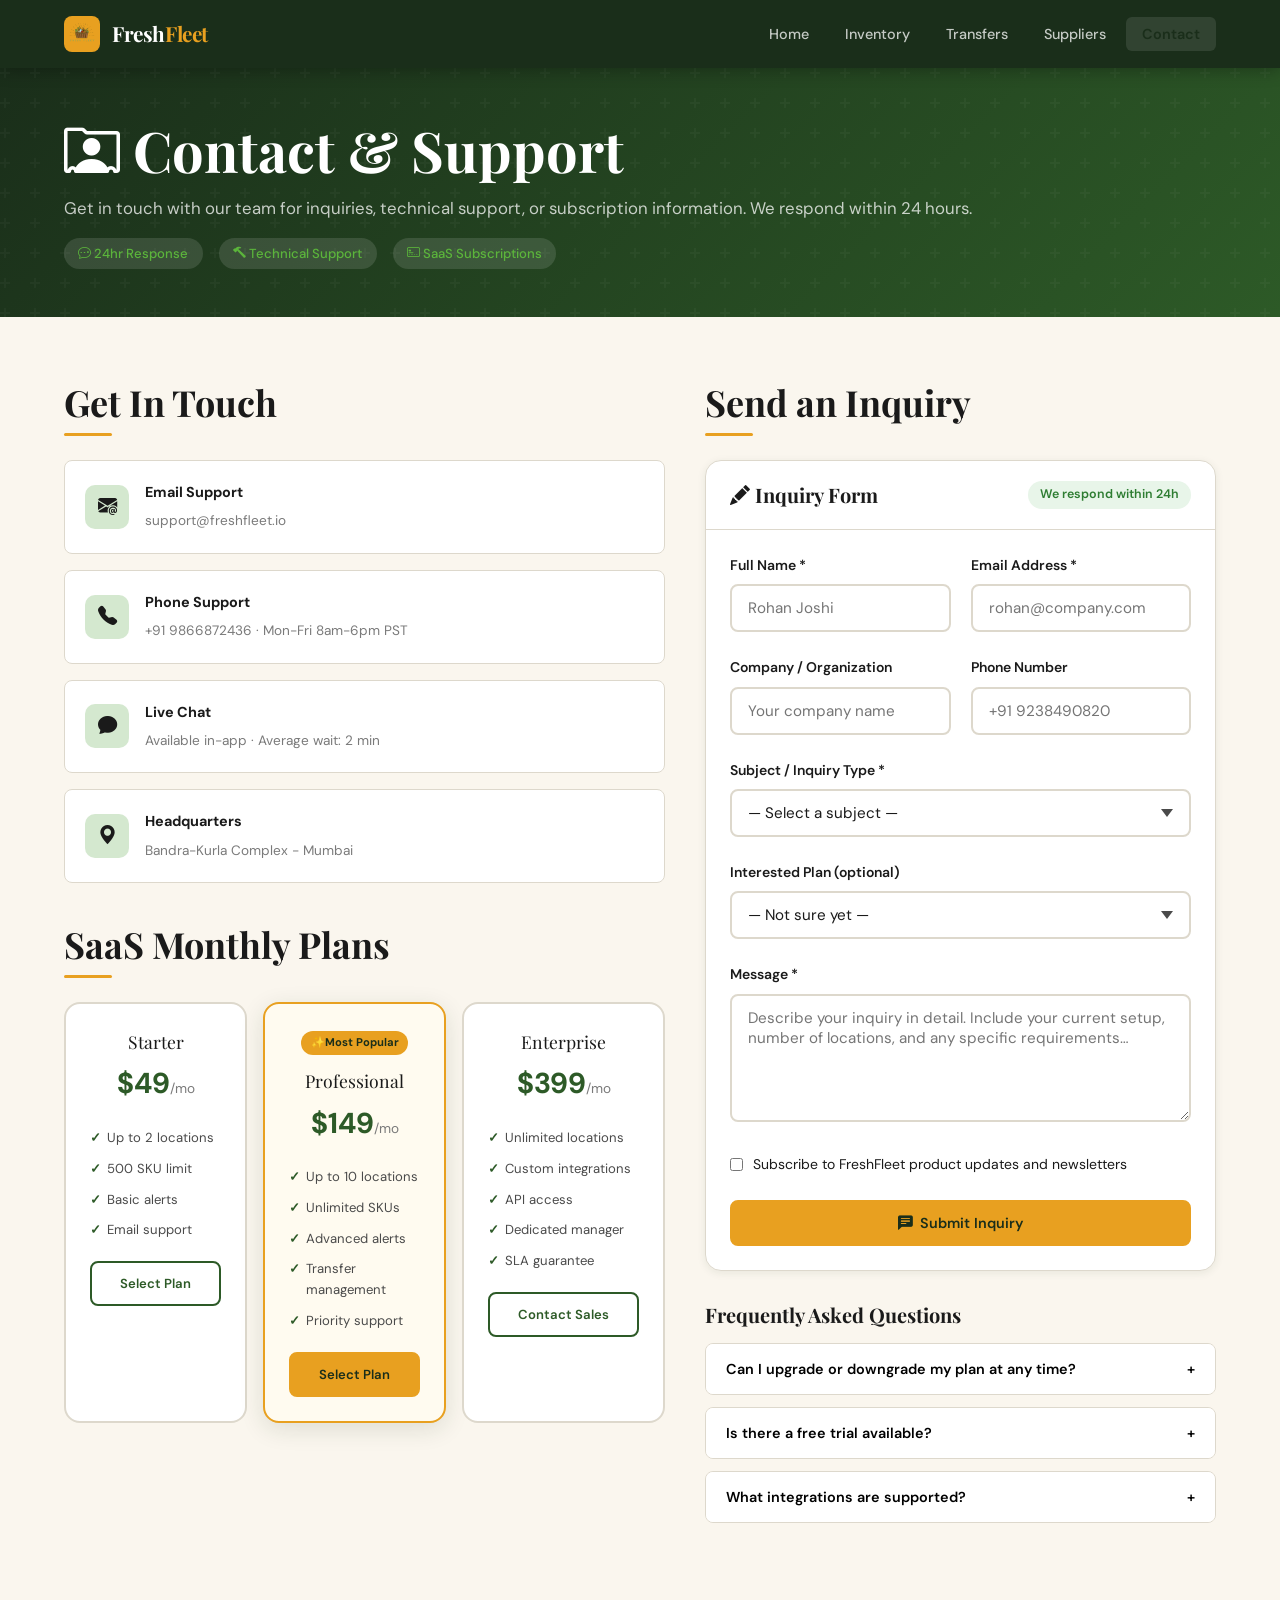
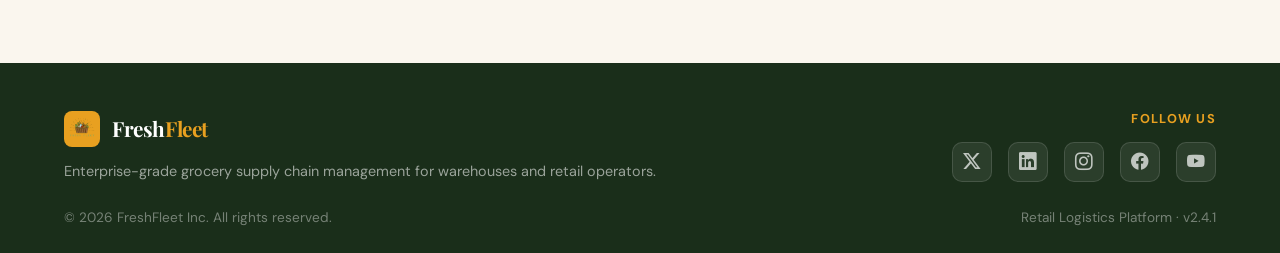
<file: contact.html>
<!DOCTYPE html>
<html lang="en">
<head>
  <meta charset="UTF-8">
  <meta name="viewport" content="width=device-width, initial-scale=1.0">
  <title>Contact | FreshFleet</title>
  <link rel="stylesheet" href="style.css">
  <link rel="stylesheet" href="https://cdn.jsdelivr.net/npm/bootstrap-icons@1.11.3/font/bootstrap-icons.min.css">
  <link rel="icon" href="./favicon.png?v=2">
</head>
<body>

<!-- ── Navigation ── -->
<header>
  <nav>
    <div class="nav-brand">
      <div class="nav-logo"><img src="./favicon.png" alt="logo"></div>
      <span class="nav-brand-text">Fresh<span>Fleet</span></span>
    </div>
    <ul class="nav-links">
      <li><a href="index.html">Home</a></li>
      <li><a href="inventory.html">Inventory</a></li>
      <li><a href="transfers.html">Transfers</a></li>
      <li><a href="suppliers.html">Suppliers</a></li>
      <li><a href="contact.html" class="active nav-cta">Contact</a></li>
    </ul>
    <button class="hamburger" aria-label="Toggle menu">
      <span></span><span></span><span></span>
    </button>
  </nav>
</header>

<!-- ── Page Hero ── -->
<div class="page-hero">
  <div class="container">
    <h1 class="fade-in"><i class="bi bi-person-rolodex"></i> Contact & Support</h1>
    <p class="fade-in fade-in-1">Get in touch with our team for inquiries, technical support, or subscription information. We respond within 24 hours.</p>
    <div class="page-hero-meta fade-in fade-in-2">
      <span><i class="bi bi-chat-dots"></i> 24hr Response</span>
      <span><i class="bi bi-hammer"></i> Technical Support</span>
      <span><i class="bi bi-credit-card-2-front"></i> SaaS Subscriptions</span>
    </div>
  </div>
</div>

<!-- ── Contact Layout ── -->
<section class="section">
  <div class="container">
    <div class="contact-layout">

      <!-- Left: Info Panel -->
      <aside>
        <div class="section-header" style="margin-bottom:1.5rem">
          <h2 class="section-title">Get In Touch</h2>
        </div>

        <div class="contact-detail-item fade-in fade-in-1">
          <div class="contact-detail-icon"><i class="bi bi-envelope-at-fill"></i></div>
          <div class="contact-detail-text">
            <strong>Email Support</strong>
            <span>support@freshfleet.io</span>
          </div>
        </div>
        <div class="contact-detail-item fade-in fade-in-2">
          <div class="contact-detail-icon"><i class="bi bi-telephone-fill"></i></div>
          <div class="contact-detail-text">
            <strong>Phone Support</strong>
            <span>+91 9866872436 · Mon-Fri 8am-6pm PST</span>
          </div>
        </div>
        <div class="contact-detail-item fade-in fade-in-3">
          <div class="contact-detail-icon"><i class="bi bi-chat-fill"></i></div>
          <div class="contact-detail-text">
            <strong>Live Chat</strong>
            <span>Available in-app · Average wait: 2 min</span>
          </div>
        </div>
        <div class="contact-detail-item fade-in fade-in-4">
          <div class="contact-detail-icon"><i class="bi bi-geo-alt-fill"></i></div>
          <div class="contact-detail-text">
            <strong>Headquarters</strong>
            <span>Bandra-Kurla Complex - Mumbai</span>
          </div>
        </div>

        <!-- SaaS Subscription Plans -->
        <div style="margin-top:2.5rem">
          <div class="section-header" style="margin-bottom:1.5rem">
            <h2 class="section-title">SaaS Monthly Plans</h2>
          </div>
          <div class="subscription-plans">

            <div class="plan-card fade-in fade-in-1">
              <div class="plan-name">Starter</div>
              <div class="plan-price">$49<span>/mo</span></div>
              <ul class="plan-features">
                <li>Up to 2 locations</li>
                <li>500 SKU limit</li>
                <li>Basic alerts</li>
                <li>Email support</li>
              </ul>
              <button class="btn btn-outline plan-select-btn" data-plan="Starter" style="width:100%;justify-content:center;font-size:.82rem">Select Plan</button>
            </div>

            <div class="plan-card featured fade-in fade-in-2">
              <div class="plan-badge"></i>✨Most Popular</div>
              <div class="plan-name">Professional</div>
              <div class="plan-price">$149<span>/mo</span></div>
              <ul class="plan-features">
                <li>Up to 10 locations</li>
                <li>Unlimited SKUs</li>
                <li>Advanced alerts</li>
                <li>Transfer management</li>
                <li>Priority support</li>
              </ul>
              <button class="btn btn-primary plan-select-btn" data-plan="Professional" style="width:100%;justify-content:center;font-size:.82rem">Select Plan</button>
            </div>

            <div class="plan-card fade-in fade-in-3">
              <div class="plan-name">Enterprise</div>
              <div class="plan-price">$399<span>/mo</span></div>
              <ul class="plan-features">
                <li>Unlimited locations</li>
                <li>Custom integrations</li>
                <li>API access</li>
                <li>Dedicated manager</li>
                <li>SLA guarantee</li>
              </ul>
              <button class="btn btn-outline plan-select-btn" data-plan="Enterprise" style="width:100%;justify-content:center;font-size:.82rem">Contact Sales</button>
            </div>

          </div>
        </div>
      </aside>

      <!-- Right: Contact Form -->
      <div>
        <div class="section-header" style="margin-bottom:1.5rem">
          <h2 class="section-title">Send an Inquiry</h2>
        </div>

        <div class="card fade-in fade-in-1">
          <div class="card-header">
            <h3><i class="bi bi-pencil-fill"></i> Inquiry Form</h3>
            <span class="badge badge-ok">We respond within 24h</span>
          </div>
          <div class="card-body">
            <div id="contact-result" style="display:none"></div>
            <form id="contact-form" novalidate>

              <div class="form-row">
                <div class="form-group">
                  <label for="ct-name">Full Name *</label>
                  <input type="text" id="ct-name" placeholder="Rohan Joshi" required aria-label="Full name">
                </div>
                <div class="form-group">
                  <label for="ct-email">Email Address *</label>
                  <input type="email" id="ct-email" placeholder="rohan@company.com" required aria-label="Email address">
                </div>
              </div>

              <div class="form-row">
                <div class="form-group">
                  <label for="ct-company">Company / Organization</label>
                  <input type="text" id="ct-company" placeholder="Your company name" aria-label="Company name">
                </div>
                <div class="form-group">
                  <label for="ct-phone">Phone Number</label>
                  <input type="tel" id="ct-phone" placeholder="+91 9238490820" aria-label="Phone number">
                </div>
              </div>

              <div class="form-group">
                <label for="ct-subject">Subject / Inquiry Type *</label>
                <select id="ct-subject" required aria-label="Subject of inquiry">
                  <option value="">— Select a subject —</option>
                </select>
              </div>

              <div class="form-group">
                <label for="ct-plan">Interested Plan (optional)</label>
                <select id="ct-plan" aria-label="Select subscription plan of interest">
                  <option value="">— Not sure yet —</option>
                  <option value="Starter">Starter - $49/mo</option>
                  <option value="Professional">Professional - $149/mo</option>
                  <option value="Enterprise">Enterprise - $399/mo</option>
                </select>
              </div>

              <div class="form-group">
                <label for="ct-message">Message *</label>
                <textarea id="ct-message" rows="5" placeholder="Describe your inquiry in detail. Include your current setup, number of locations, and any specific requirements…" required aria-label="Message"></textarea>
              </div>

              <div class="form-group">
                <label style="display:flex;align-items:center;gap:.6rem;font-weight:400;cursor:pointer">
                  <input type="checkbox" id="ct-subscribe" style="width:auto">
                  Subscribe to FreshFleet product updates and newsletters
                </label>
              </div>

              <button type="submit" class="btn btn-primary" style="width:100%;justify-content:center">
                <i class="bi bi-chat-left-text-fill"></i></i> Submit Inquiry
              </button>

            </form>
          </div>
        </div>

        <!-- FAQ -->
        <div style="margin-top:2rem" class="fade-in fade-in-2">
          <h3 style="margin-bottom:1rem">Frequently Asked Questions</h3>
          <div id="faq-list">
            <div class="faq-item" style="border:1px solid var(--border);border-radius:var(--radius);margin-bottom:.75rem;overflow:hidden">
              <button class="faq-toggle" style="width:100%;padding:1rem 1.25rem;background:var(--white);border:none;text-align:left;font-weight:600;font-size:.9rem;cursor:pointer;display:flex;justify-content:space-between;align-items:center;font-family:inherit">
                Can I upgrade or downgrade my plan at any time?
                <span>+</span>
              </button>
              <div class="faq-body" style="display:none;padding:0 1.25rem 1rem;font-size:.9rem;color:var(--text-mid)">
                Yes! You can change your plan at any time from your account settings. Upgrades take effect immediately, and downgrades take effect at the start of your next billing cycle.
              </div>
            </div>
            <div class="faq-item" style="border:1px solid var(--border);border-radius:var(--radius);margin-bottom:.75rem;overflow:hidden">
              <button class="faq-toggle" style="width:100%;padding:1rem 1.25rem;background:var(--white);border:none;text-align:left;font-weight:600;font-size:.9rem;cursor:pointer;display:flex;justify-content:space-between;align-items:center;font-family:inherit">
                Is there a free trial available?
                <span>+</span>
              </button>
              <div class="faq-body" style="display:none;padding:0 1.25rem 1rem;font-size:.9rem;color:var(--text-mid)">
                We offer a 14-day free trial on all plans with no credit card required. Full access to all features during the trial period.
              </div>
            </div>
            <div class="faq-item" style="border:1px solid var(--border);border-radius:var(--radius);margin-bottom:.75rem;overflow:hidden">
              <button class="faq-toggle" style="width:100%;padding:1rem 1.25rem;background:var(--white);border:none;text-align:left;font-weight:600;font-size:.9rem;cursor:pointer;display:flex;justify-content:space-between;align-items:center;font-family:inherit">
                What integrations are supported?
                <span>+</span>
              </button>
              <div class="faq-body" style="display:none;padding:0 1.25rem 1rem;font-size:.9rem;color:var(--text-mid)">
                FreshFleet integrates with major ERP systems including SAP, Oracle, and QuickBooks. API access is available on Professional and Enterprise plans for custom integrations.
              </div>
            </div>
          </div>
        </div>
      </div>

    </div>
  </div>
</section>

<!-- ── Footer ── -->
<footer>
  <div class="container">
    <div class="footer-grid">
      <div class="footer-brand">
        <div class="nav-brand">
          <div class="nav-logo"><img src="./favicon.png" alt="logo"></div>
          <span class="nav-brand-text">Fresh<span>Fleet</span></span>
        </div>
        <p>Enterprise-grade grocery supply chain management for warehouses and retail operators.</p>
      </div>
      <div class="footer-social">
          <h4>Follow Us</h4>
          <div class="social-links">
            <a href="#" aria-label="Twitter"><i class="bi bi-twitter-x"></i></a>
            <a href="#" aria-label="LinkedIn"><i class="bi bi-linkedin"></i></a>
            <a href="#" aria-label="Instagram"><i class="bi bi-instagram"></i></a>
            <a href="#" aria-label="Facebook"><i class="bi bi-facebook"></i></a>
            <a href="#" aria-label="YouTube"><i class="bi bi-youtube"></i></a>
          </div>
        </div>
    </div>
    <div class="footer-bottom">
      <span>© 2026 FreshFleet Inc. All rights reserved.</span>
      <span>Retail Logistics Platform · v2.4.1</span>
    </div>
  </div>
</footer>


<script src="script.js"></script>
</body>
</html>
</file>
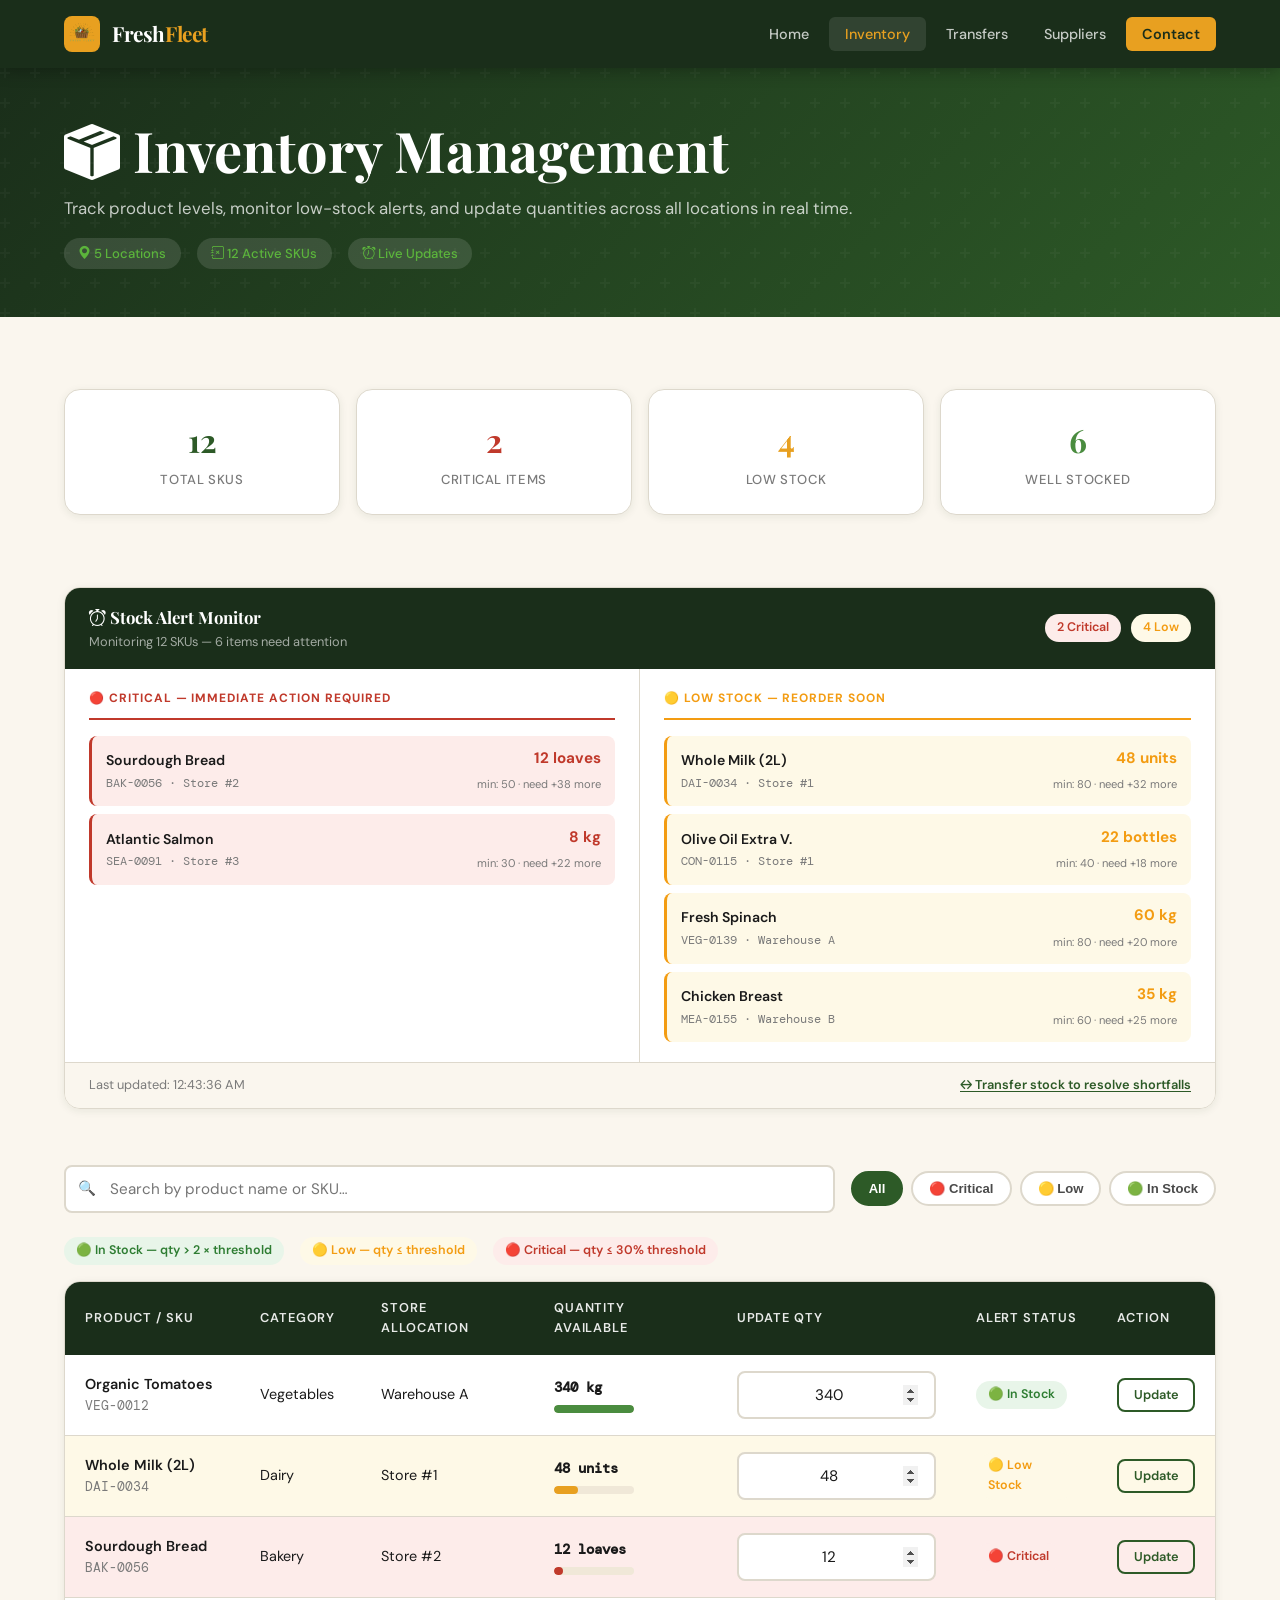
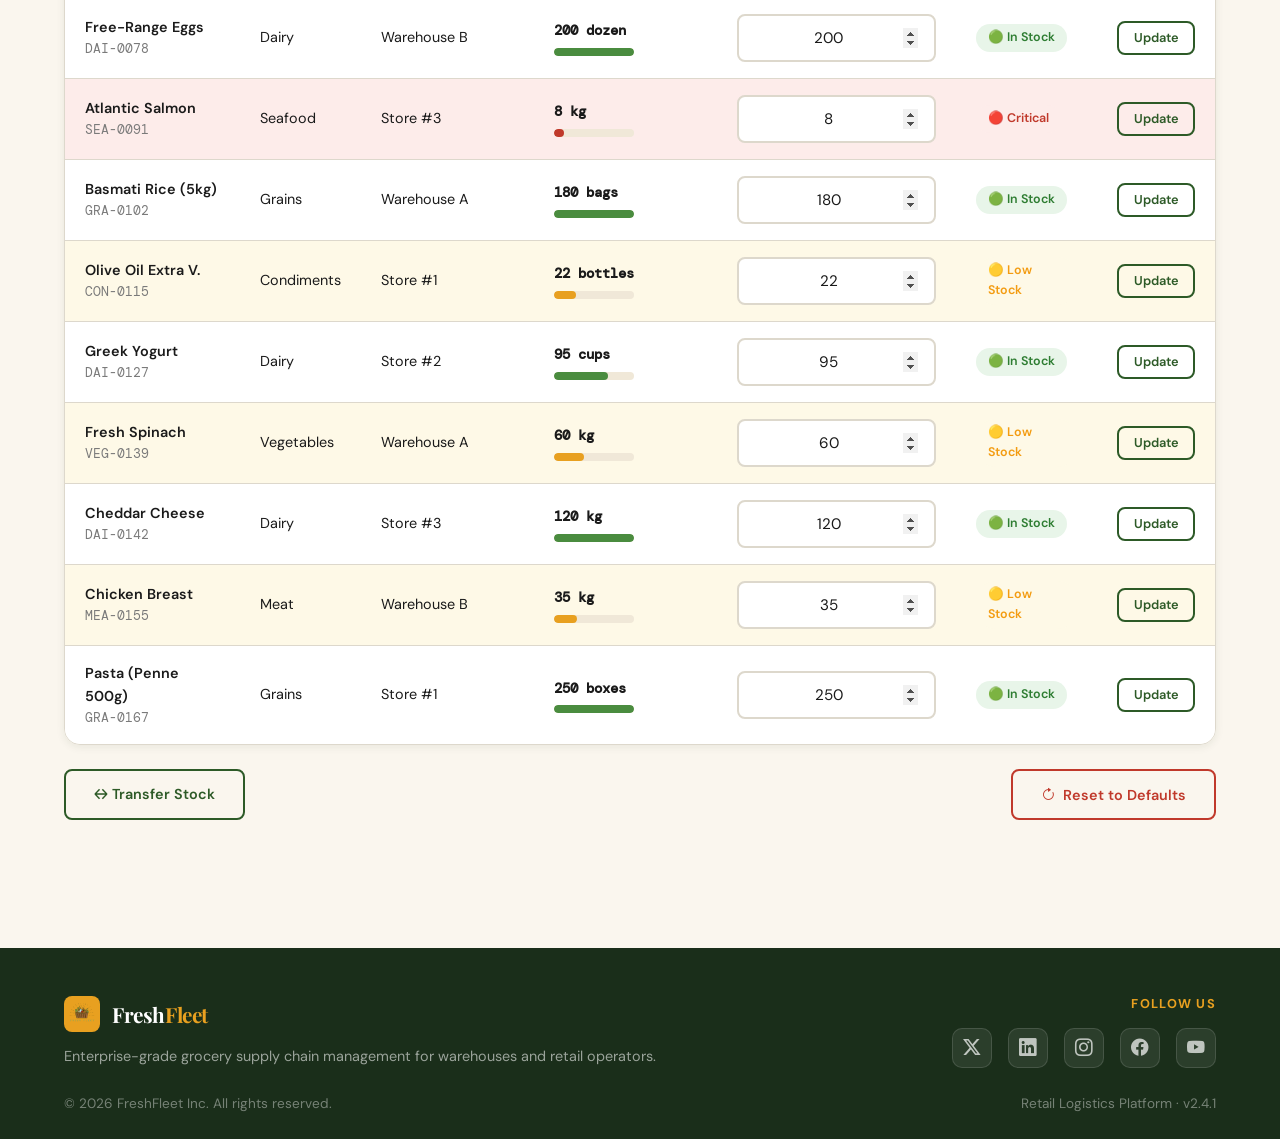
<file: inventory.html>
<!DOCTYPE html>
<html lang="en">
<head>
  <meta charset="UTF-8">
  <meta name="viewport" content="width=device-width, initial-scale=1.0">
  <title>Inventory - FreshFleet</title>
  <link rel="stylesheet" href="style.css" />
  <link rel="stylesheet" href="https://cdn.jsdelivr.net/npm/bootstrap-icons@1.11.3/font/bootstrap-icons.min.css" />
  <link rel="icon" href="./favicon.png?v=2">
</head>
<body>

<!-- ── Navigation ── -->
<header>
  <nav>
    <div class="nav-brand">
      <div class="nav-logo"><img src="./favicon.png?v=2" alt="logo"></div>
      <span class="nav-brand-text">Fresh<span>Fleet</span></span>
    </div>
    <ul class="nav-links">
      <li><a href="index.html">Home</a></li>
      <li><a href="inventory.html" class="active">Inventory</a></li>
      <li><a href="transfers.html">Transfers</a></li>
      <li><a href="suppliers.html">Suppliers</a></li>
      <li><a href="contact.html" class="nav-cta">Contact</a></li>
    </ul>
    <button class="hamburger" aria-label="Toggle menu">
      <span></span><span></span><span></span>
    </button>
  </nav>
</header>

<!-- ── Page Hero ── -->
<div class="page-hero">
  <div class="container">
    <h1 class="fade-in"><i class="bi bi-box-seam-fill"></i> Inventory Management</h1>
    <p class="fade-in fade-in-1">Track product levels, monitor low-stock alerts, and update quantities across all locations in real time.</p>
    <div class="page-hero-meta fade-in fade-in-2">
      <span><i class="bi bi-geo-alt-fill"></i> 5 Locations</span>
      <span><i class="bi bi-journal-x"></i> 12 Active SKUs</span>
      <span><i class="bi bi-alarm"></i> Live Updates</span>
    </div>
  </div>
</div>

<!-- ── Summary Stats ── -->
<section class="section-sm">
  <div class="container">
    <div class="stats-bar">
      <div class="stat-item fade-in fade-in-1">
        <span class="stat-value" id="sum-total">12</span>
        <div class="stat-label">Total SKUs</div>
      </div>
      <div class="stat-item fade-in fade-in-2">
        <span class="stat-value" style="color:var(--red-alert)" id="sum-critical">2</span>
        <div class="stat-label">Critical Items</div>
      </div>
      <div class="stat-item fade-in fade-in-3">
        <span class="stat-value" style="color:var(--amber)" id="sum-low">5</span>
        <div class="stat-label">Low Stock</div>
      </div>
      <div class="stat-item fade-in fade-in-4">
        <span class="stat-value" style="color:var(--green-light)" id="sum-ok">5</span>
        <div class="stat-label">Well Stocked</div>
      </div>
    </div>
  </div>
</section>

<!-- ── Live Stock Alerts Panel ── -->
<section class="section-sm" style="padding-top:0">
  <div class="container">
    <div id="alerts-panel">
      <!-- Populated by script.js -->
    </div>
  </div>
</section>

<!-- ── Inventory Table ── -->
<section class="section" style="padding-top:1rem">
  <div class="container">

    <!-- Controls -->
    <div class="inventory-controls fade-in">
      <div class="search-box">
        <input type="text" id="inv-search" placeholder="Search by product name or SKU…" aria-label="Search inventory">
      </div>
      <div class="filter-group">
        <button class="filter-btn active" data-filter="all">All</button>
        <button class="filter-btn" data-filter="critical">🔴 Critical</button>
        <button class="filter-btn" data-filter="low">🟡 Low</button>
        <button class="filter-btn" data-filter="ok">🟢 In Stock</button>
      </div>
    </div>

    <!-- Legend -->
    <div style="display:flex;gap:1rem;margin-bottom:1rem;flex-wrap:wrap" class="fade-in">
      <span class="badge badge-ok">🟢 In Stock — qty &gt; 2 × threshold</span>
      <span class="badge badge-low">🟡 Low — qty ≤ threshold</span>
      <span class="badge badge-critical">🔴 Critical — qty ≤ 30% threshold</span>
    </div>

    <!-- Table -->
    <div class="table-wrapper fade-in fade-in-1">
      <table>
        <thead>
          <tr>
            <th>Product / SKU</th>
            <th>Category</th>
            <th>Store Allocation</th>
            <th>Quantity Available</th>
            <th>Update Qty</th>
            <th>Alert Status</th>
            <th>Action</th>
          </tr>
        </thead>
        <tbody id="inventory-tbody">
          <!-- Populated by script.js -->
        </tbody>
      </table>
    </div>

    <!-- Bulk actions -->
    <div style="display:flex;gap:1rem;margin-top:1.5rem;flex-wrap:wrap" class="fade-in fade-in-2">
      <a href="transfers.html" class="btn btn-outline">↔ Transfer Stock</a>
      <button class="btn btn-outline" style="margin-left:auto;color:var(--red-alert);border-color:var(--red-alert)" onclick="resetInventory()"><i class="bi bi-arrow-clockwise"></i> Reset to Defaults</button>
    </div>

  </div>
</section>

<!-- ── Footer ── -->
<footer>
  <div class="container">
    <div class="footer-grid">
      <div class="footer-brand">
        <div class="nav-brand">
          <div class="nav-logo"><img src="./favicon.png?v=2" alt="logo"></div>
          <span class="nav-brand-text">Fresh<span>Fleet</span></span>
        </div>
        <p>Enterprise-grade grocery supply chain management for warehouses and retail operators.</p>
      </div>
      <div class="footer-social">
        <h4>Follow Us</h4>
        <div class="social-links">
          <a href="#" aria-label="Twitter"><i class="bi bi-twitter-x"></i></a>
          <a href="#" aria-label="LinkedIn"><i class="bi bi-linkedin"></i></a>
          <a href="#" aria-label="Instagram"><i class="bi bi-instagram"></i></a>
          <a href="#" aria-label="Facebook"><i class="bi bi-facebook"></i></a>
          <a href="#" aria-label="YouTube"><i class="bi bi-youtube"></i></a>
        </div>
      </div>
    </div>
    <div class="footer-bottom">
      <span>© 2026 FreshFleet Inc. All rights reserved.</span>
      <span>Retail Logistics Platform · v2.4.1</span>
    </div>
  </div>
</footer>
<script src="script.js"></script>
</body>
</html>
</file>
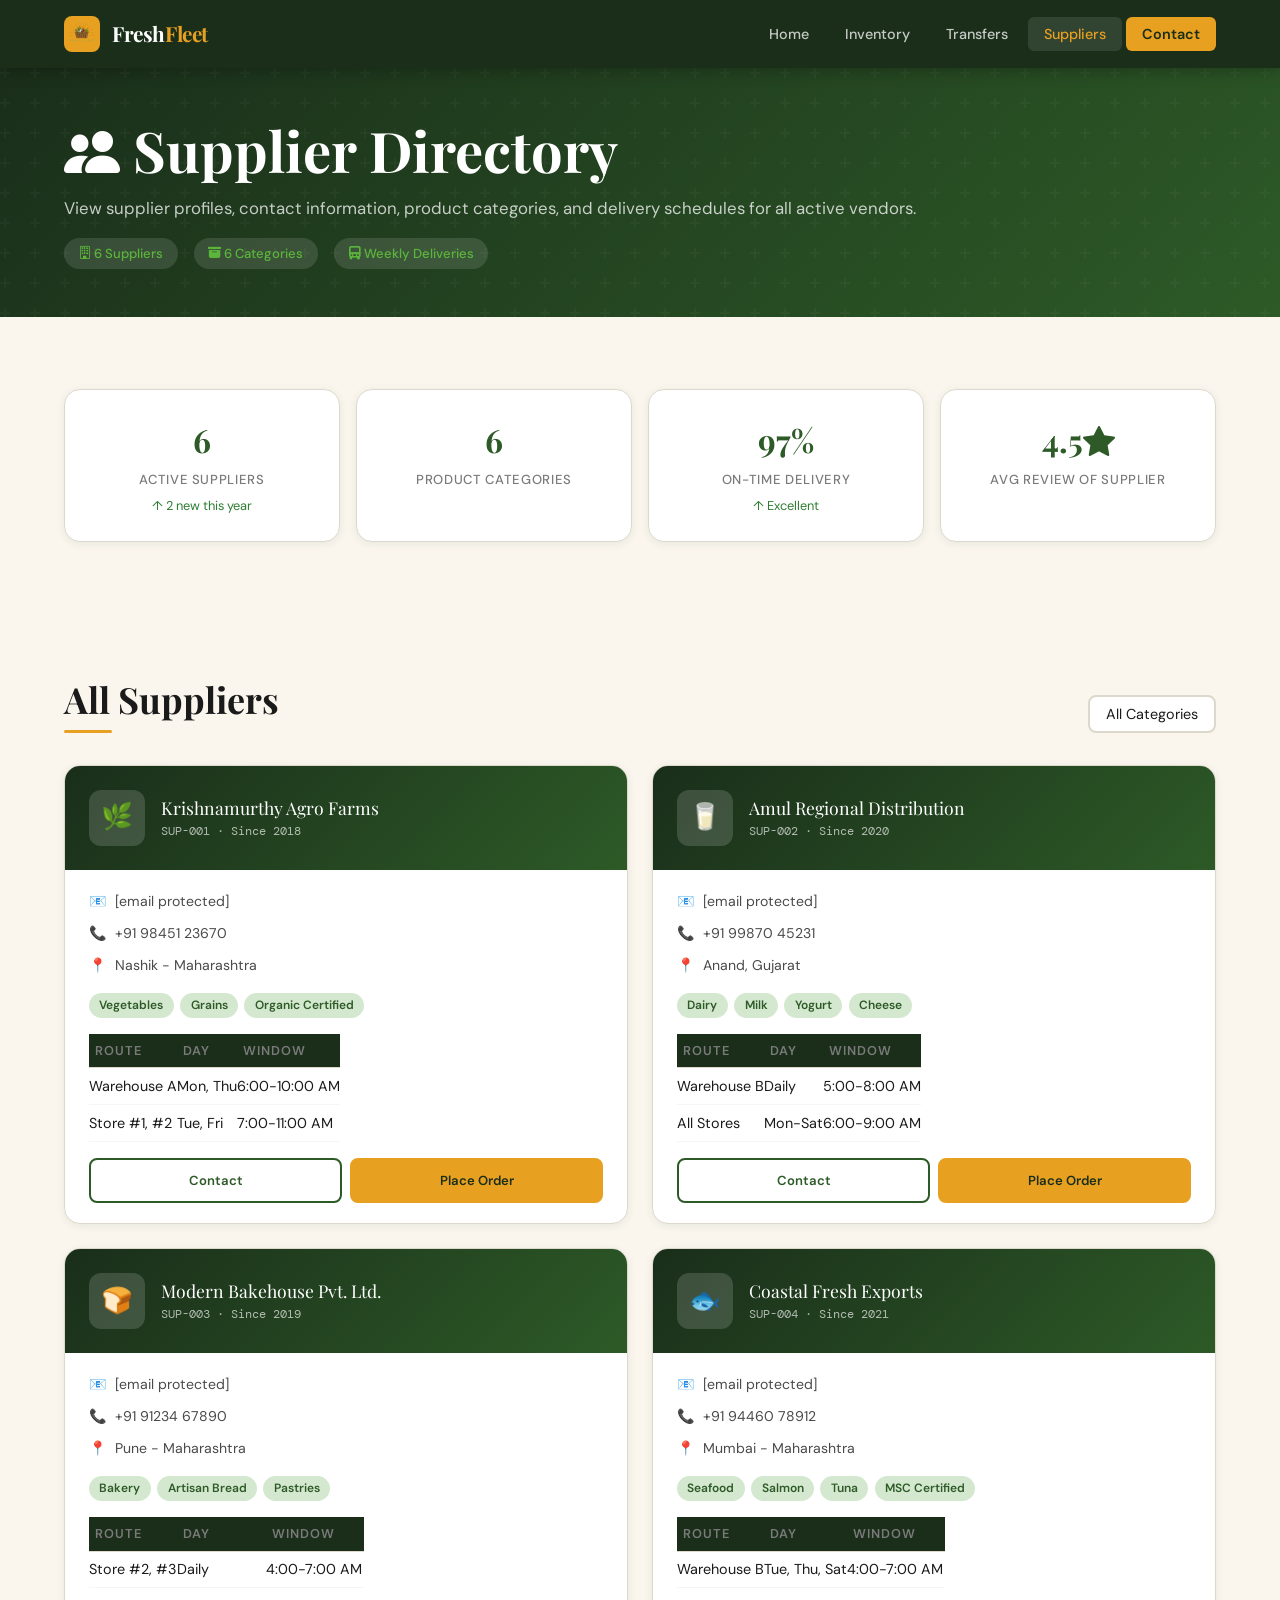
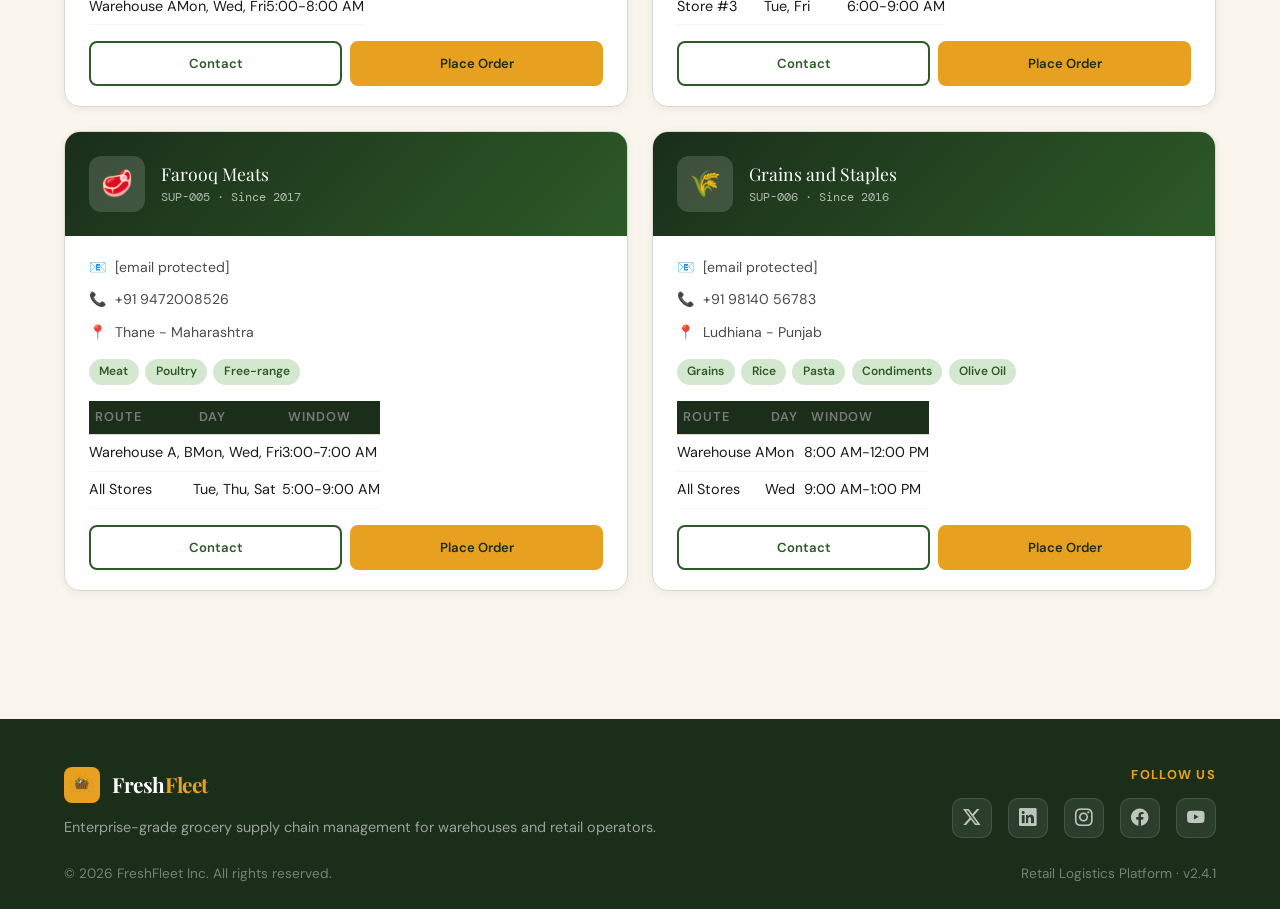
<file: suppliers.html>
<!doctype html>
<html lang="en">

<head>
  <meta charset="UTF-8" />
  <meta name="viewport" content="width=device-width, initial-scale=1.0" />
  <title>Suppliers | FreshFleet</title>
  <link rel="stylesheet" href="style.css" />
  <link rel="stylesheet" href="https://cdn.jsdelivr.net/npm/bootstrap-icons@1.11.3/font/bootstrap-icons.min.css" />
  <link rel="icon" href="./favicon.png?v=2">
</head>

<body>
  <!-- ── Navigation ── -->
  <header>
    <nav>
      <div class="nav-brand">
        <div class="nav-logo"><img src="./favicon.png" alt="logo"></div>
        <span class="nav-brand-text">Fresh<span>Fleet</span></span>
      </div>
      <ul class="nav-links">
        <li><a href="index.html">Home</a></li>
        <li><a href="inventory.html">Inventory</a></li>
        <li><a href="transfers.html">Transfers</a></li>
        <li><a href="suppliers.html" class="active">Suppliers</a></li>
        <li><a href="contact.html" class="nav-cta">Contact</a></li>
      </ul>
      <button class="hamburger" aria-label="Toggle menu">
        <span></span><span></span><span></span>
      </button>
    </nav>
  </header>

  <!-- ── Page Hero ── -->
  <div class="page-hero">
    <div class="container">
      <h1 class="fade-in"><i class="bi bi-people-fill"></i> Supplier Directory</h1>
      <p class="fade-in fade-in-1">
        View supplier profiles, contact information, product categories, and
        delivery schedules for all active vendors.
      </p>
      <div class="page-hero-meta fade-in fade-in-2">
        <span><i class="bi bi-building"></i> 6 Suppliers</span>
        <span><i class="bi bi-archive-fill"></i> 6 Categories</span>
        <span><i class="bi bi-truck-front-fill"></i> Weekly Deliveries</span>
      </div>
    </div>
  </div>

  <!-- ── Supplier Stats ── -->
  <section class="section-sm">
    <div class="container">
      <div class="stats-bar">
        <div class="stat-item fade-in fade-in-1">
          <span class="stat-value">6</span>
          <div class="stat-label">Active Suppliers</div>
          <div class="stat-delta up">↑ 2 new this year</div>
        </div>
        <div class="stat-item fade-in fade-in-2">
          <span class="stat-value">6</span>
          <div class="stat-label">Product Categories</div>
        </div>
        <div class="stat-item fade-in fade-in-3">
          <span class="stat-value">97%</span>
          <div class="stat-label">On-time Delivery</div>
          <div class="stat-delta up">↑ Excellent</div>
        </div>
        <div class="stat-item fade-in fade-in-4">
          <span class="stat-value">4.5<i class="bi bi-star-fill"></i></span>
          <div class="stat-label">Avg Review Of Supplier</div>
        </div>
      </div>
    </div>
  </section>

  <!-- ── Suppliers Grid ── -->
  <section class="section">
    <div class="container">
      <div class="section-header fade-in">
        <h2 class="section-title">All Suppliers</h2>
        <div style="display: flex; gap: 0.75rem">
          <select id="supplier-filter" aria-label="Filter suppliers by category" style="
                max-width: 200px;
                padding: 0.5rem 1rem;
                border: 2px solid var(--border);
                border-radius: var(--radius);
                background: var(--white);
                font-family: inherit;
                font-size: 0.9rem;
              ">
            <option value="all">All Categories</option>
            <option value="Vegetables">Vegetables</option>
            <option value="Dairy">Dairy</option>
            <option value="Bakery">Bakery</option>
            <option value="Seafood">Seafood</option>
            <option value="Meat">Meat</option>
            <option value="Grains">Grains</option>
          </select>
        </div>
      </div>

      <div class="suppliers-grid" id="suppliers-grid">
        <!-- Supplier 1 -->
        <article class="supplier-card fade-in fade-in-1" data-categories="Vegetables,Grains">
          <div class="supplier-header">
            <div class="supplier-avatar">🌿</div>
            <div>
              <div class="supplier-name">Krishnamurthy Agro Farms</div>
              <div class="supplier-id">SUP-001 · Since 2018</div>
            </div>
          </div>
          <div class="supplier-body">
            <div class="supplier-info-row">
              <span class="icon">📧</span>
              <span><a href="/cdn-cgi/l/email-protection" class="__cf_email__" data-cfemail="d7bca5bea4bfb9b6baa2a5a3bfaef9b6b0a5b897b0bab6bebbf9b4b8ba">[email&#160;protected]</a></span>
            </div>
            <div class="supplier-info-row">
              <span class="icon">📞</span>
              <span>+91 98451 23670</span>
            </div>
            <div class="supplier-info-row">
              <span class="icon">📍</span>
              <span>Nashik - Maharashtra</span>
            </div>
            <div class="supplier-tags">
              <span class="tag">Vegetables</span>
              <span class="tag">Grains</span>
              <span class="tag">Organic Certified</span>
            </div>
            <table class="schedule-table">
              <thead>
                <tr>
                  <th>Route</th>
                  <th>Day</th>
                  <th>Window</th>
                </tr>
              </thead>
              <tbody>
                <tr>
                  <td>Warehouse A</td>
                  <td>Mon, Thu</td>
                  <td>6:00-10:00 AM</td>
                </tr>
                <tr>
                  <td>Store #1, #2</td>
                  <td>Tue, Fri</td>
                  <td>7:00-11:00 AM</td>
                </tr>
              </tbody>
            </table>
            <div style="margin-top: 1rem; display: flex; gap: 0.5rem">
              <button class="btn btn-outline" style="flex: 1; justify-content: center; font-size: 0.82rem"
                onclick="showToast('📧 Contacting Krishnamurthy Agro Farms…')">
                Contact
              </button>
              <button class="btn btn-primary" style="flex: 1; justify-content: center; font-size: 0.82rem" onclick="
                    showToast('📋 Order form for Krishnamurthy Agro Farms opened')
                  ">
                Place Order
              </button>
            </div>
          </div>
        </article>

        <!-- Supplier 2 -->
        <article class="supplier-card fade-in fade-in-2" data-categories="Dairy">
          <div class="supplier-header">
            <div class="supplier-avatar">🥛</div>
            <div>
              <div class="supplier-name">Amul Regional Distribution</div>
              <div class="supplier-id">SUP-002 · Since 2020</div>
            </div>
          </div>
          <div class="supplier-body">
            <div class="supplier-info-row">
              <span class="icon">📧</span>
              <span><a href="/cdn-cgi/l/email-protection" class="__cf_email__" data-cfemail="29465b4d4c5b5a6948445c454d48405b50074a4644">[email&#160;protected]</a></span>
            </div>
            <div class="supplier-info-row">
              <span class="icon">📞</span>
              <span>+91 99870 45231</span>
            </div>
            <div class="supplier-info-row">
              <span class="icon">📍</span>
              <span> Anand, Gujarat</span>
            </div>
            <div class="supplier-tags">
              <span class="tag">Dairy</span>
              <span class="tag">Milk</span>
              <span class="tag">Yogurt</span>
              <span class="tag">Cheese</span>
            </div>
            <table class="schedule-table">
              <thead>
                <tr>
                  <th>Route</th>
                  <th>Day</th>
                  <th>Window</th>
                </tr>
              </thead>
              <tbody>
                <tr>
                  <td>Warehouse B</td>
                  <td>Daily</td>
                  <td>5:00-8:00 AM</td>
                </tr>
                <tr>
                  <td>All Stores</td>
                  <td>Mon-Sat</td>
                  <td>6:00-9:00 AM</td>
                </tr>
              </tbody>
            </table>
            <div style="margin-top: 1rem; display: flex; gap: 0.5rem">
              <button class="btn btn-outline" style="flex: 1; justify-content: center; font-size: 0.82rem"
                onclick="showToast('📧 Contacting Amul Regional Distribution…')">
                Contact
              </button>
              <button class="btn btn-primary" style="flex: 1; justify-content: center; font-size: 0.82rem"
                onclick="showToast('📋 Order form for Amul Regional Distribution opened')">
                Place Order
              </button>
            </div>
          </div>
        </article>

        <!-- Supplier 3 -->
        <article class="supplier-card fade-in fade-in-3" data-categories="Bakery">
          <div class="supplier-header">
            <div class="supplier-avatar">🍞</div>
            <div>
              <div class="supplier-name">Modern Bakehouse Pvt. Ltd.</div>
              <div class="supplier-id">SUP-003 · Since 2019</div>
            </div>
          </div>
          <div class="supplier-body">
            <div class="supplier-info-row">
              <span class="icon">📧</span>
              <span><a href="/cdn-cgi/l/email-protection" class="__cf_email__" data-cfemail="493a3c27203d280924262d2c3b272b28222c21263c3a2c672027">[email&#160;protected]</a></span>
            </div>
            <div class="supplier-info-row">
              <span class="icon">📞</span>
              <span>+91 91234 67890</span>
            </div>
            <div class="supplier-info-row">
              <span class="icon">📍</span>
              <span>Pune - Maharashtra</span>
            </div>
            <div class="supplier-tags">
              <span class="tag">Bakery</span>
              <span class="tag">Artisan Bread</span>
              <span class="tag">Pastries</span>
            </div>
            <table class="schedule-table">
              <thead>
                <tr>
                  <th>Route</th>
                  <th>Day</th>
                  <th>Window</th>
                </tr>
              </thead>
              <tbody>
                <tr>
                  <td>Store #2, #3</td>
                  <td>Daily</td>
                  <td>4:00-7:00 AM</td>
                </tr>
                <tr>
                  <td>Warehouse A</td>
                  <td>Mon, Wed, Fri</td>
                  <td>5:00-8:00 AM</td>
                </tr>
              </tbody>
            </table>
            <div style="margin-top: 1rem; display: flex; gap: 0.5rem">
              <button class="btn btn-outline" style="flex: 1; justify-content: center; font-size: 0.82rem"
                onclick="showToast('📧 Contacting Modern Bakehouse Pvt. Ltd…')">
                Contact
              </button>
              <button class="btn btn-primary" style="flex: 1; justify-content: center; font-size: 0.82rem"
                onclick="showToast('📋 Order form for Modern Bakehouse opened')">
                Place Order
              </button>
            </div>
          </div>
        </article>

        <!-- Supplier 4 -->
        <article class="supplier-card fade-in fade-in-4" data-categories="Seafood">
          <div class="supplier-header">
            <div class="supplier-avatar">🐟</div>
            <div>
              <div class="supplier-name">Coastal Fresh Exports</div>
              <div class="supplier-id">SUP-004 · Since 2021</div>
            </div>
          </div>
          <div class="supplier-body">
            <div class="supplier-info-row">
              <span class="icon">📧</span>
              <span> <a href="/cdn-cgi/l/email-protection" class="__cf_email__" data-cfemail="fe8d8e9f8a9792be9d919f8d8a9f92988c9b8d96d09790">[email&#160;protected]</a></span>
            </div>
            <div class="supplier-info-row">
              <span class="icon">📞</span>
              <span>+91 94460 78912</span>
            </div>
            <div class="supplier-info-row">
              <span class="icon">📍</span>
              <span>Mumbai - Maharashtra</span>
            </div>
            <div class="supplier-tags">
              <span class="tag">Seafood</span>
              <span class="tag">Salmon</span>
              <span class="tag">Tuna</span>
              <span class="tag">MSC Certified</span>
            </div>
            <table class="schedule-table">
              <thead>
                <tr>
                  <th>Route</th>
                  <th>Day</th>
                  <th>Window</th>
                </tr>
              </thead>
              <tbody>
                <tr>
                  <td>Warehouse B</td>
                  <td>Tue, Thu, Sat</td>
                  <td>4:00-7:00 AM</td>
                </tr>
                <tr>
                  <td>Store #3</td>
                  <td>Tue, Fri</td>
                  <td>6:00-9:00 AM</td>
                </tr>
              </tbody>
            </table>
            <div style="margin-top: 1rem; display: flex; gap: 0.5rem">
              <button class="btn btn-outline" style="flex: 1; justify-content: center; font-size: 0.82rem"
                onclick="showToast('📧 Contacting Coastal Fresh Exports…')">
                Contact
              </button>
              <button class="btn btn-primary" style="flex: 1; justify-content: center; font-size: 0.82rem"
                onclick="showToast('📋 Order form for Coastal Fresh Exports opened')">
                Place Order
              </button>
            </div>
          </div>
        </article>

        <!-- Supplier 5 -->
        <article class="supplier-card fade-in fade-in-5" data-categories="Meat">
          <div class="supplier-header">
            <div class="supplier-avatar">🥩</div>
            <div>
              <div class="supplier-name">Farooq Meats</div>
              <div class="supplier-id">SUP-005 · Since 2017</div>
            </div>
          </div>
          <div class="supplier-body">
            <div class="supplier-info-row">
              <span class="icon">📧</span>
              <span><a href="/cdn-cgi/l/email-protection" class="__cf_email__" data-cfemail="83ecf1e7e6f1f0c3eee5e2f1ececf2ade0ecee">[email&#160;protected]</a></span>
            </div>
            <div class="supplier-info-row">
              <span class="icon">📞</span>
              <span>+91 9472008526</span>
            </div>
            <div class="supplier-info-row">
              <span class="icon">📍</span>
              <span>Thane - Maharashtra</span>
            </div>
            <div class="supplier-tags">
              <span class="tag">Meat</span>
              <span class="tag">Poultry</span>
              <span class="tag">Free-range</span>
            </div>
            <table class="schedule-table">
              <thead>
                <tr>
                  <th>Route</th>
                  <th>Day</th>
                  <th>Window</th>
                </tr>
              </thead>
              <tbody>
                <tr>
                  <td>Warehouse A, B</td>
                  <td>Mon, Wed, Fri</td>
                  <td>3:00-7:00 AM</td>
                </tr>
                <tr>
                  <td>All Stores</td>
                  <td>Tue, Thu, Sat</td>
                  <td>5:00-9:00 AM</td>
                </tr>
              </tbody>
            </table>
            <div style="margin-top: 1rem; display: flex; gap: 0.5rem">
              <button class="btn btn-outline" style="flex: 1; justify-content: center; font-size: 0.82rem"
                onclick="showToast('📧 Contacting Farooq Meats …')">
                Contact
              </button>
              <button class="btn btn-primary" style="flex: 1; justify-content: center; font-size: 0.82rem"
                onclick="showToast('📋 Order form for Farooq Meats opened')">
                Place Order
              </button>
            </div>
          </div>
        </article>

        <!-- Supplier 6 -->
        <article class="supplier-card fade-in" data-categories="Grains,Condiments">
          <div class="supplier-header">
            <div class="supplier-avatar">🌾</div>
            <div>
              <div class="supplier-name">Grains and Staples</div>
              <div class="supplier-id">SUP-006 · Since 2016</div>
            </div>
          </div>
          <div class="supplier-body">
            <div class="supplier-info-row">
              <span class="icon">📧</span>
              <span> <a href="/cdn-cgi/l/email-protection" class="__cf_email__" data-cfemail="cfa7aebdbfbdaaaabb8fbfbaa1a5aeadbbbdaeabaabce1a6a1">[email&#160;protected]</a></span>
            </div>
            <div class="supplier-info-row">
              <span class="icon">📞</span>
              <span> +91 98140 56783</span>
            </div>
            <div class="supplier-info-row">
              <span class="icon">📍</span>
              <span>Ludhiana - Punjab </span>
            </div>
            <div class="supplier-tags">
              <span class="tag">Grains</span>
              <span class="tag">Rice</span>
              <span class="tag">Pasta</span>
              <span class="tag">Condiments</span>
              <span class="tag">Olive Oil</span>
            </div>
            <table class="schedule-table">
              <thead>
                <tr>
                  <th>Route</th>
                  <th>Day</th>
                  <th>Window</th>
                </tr>
              </thead>
              <tbody>
                <tr>
                  <td>Warehouse A</td>
                  <td>Mon</td>
                  <td>8:00 AM-12:00 PM</td>
                </tr>
                <tr>
                  <td>All Stores</td>
                  <td>Wed</td>
                  <td>9:00 AM-1:00 PM</td>
                </tr>
              </tbody>
            </table>
            <div style="margin-top: 1rem; display: flex; gap: 0.5rem">
              <button class="btn btn-outline" style="flex: 1; justify-content: center; font-size: 0.82rem"
                onclick="showToast('📧 Contacting Grains and Staples…')">
                Contact
              </button>
              <button class="btn btn-primary" style="flex: 1; justify-content: center; font-size: 0.82rem"
                onclick="showToast('📋 Order form for Grains and Staples opened')">
                Place Order
              </button>
            </div>
          </div>
        </article>
      </div>
    </div>
  </section>

  <!-- ── Footer ── -->
  <footer>
  <div class="container">
    <div class="footer-grid">
      <div class="footer-brand">
        <div class="nav-brand">
          <div class="nav-logo"><img src="./favicon.png" alt="logo"></div>
          <span class="nav-brand-text">Fresh<span>Fleet</span></span>
        </div>
        <p>Enterprise-grade grocery supply chain management for warehouses and retail operators.</p>
      </div>
      <div class="footer-social">
          <h4>Follow Us</h4>
          <div class="social-links">
            <a href="#" aria-label="Twitter"><i class="bi bi-twitter-x"></i></a>
            <a href="#" aria-label="LinkedIn"><i class="bi bi-linkedin"></i></a>
            <a href="#" aria-label="Instagram"><i class="bi bi-instagram"></i></a>
            <a href="#" aria-label="Facebook"><i class="bi bi-facebook"></i></a>
            <a href="#" aria-label="YouTube"><i class="bi bi-youtube"></i></a>
          </div>
        </div>
    </div>
    <div class="footer-bottom">
      <span>© 2026 FreshFleet Inc. All rights reserved.</span>
      <span>Retail Logistics Platform · v2.4.1</span>
    </div>
  </div>
</footer>


<script src="script.js"></script>
</body>
</html>
</file>
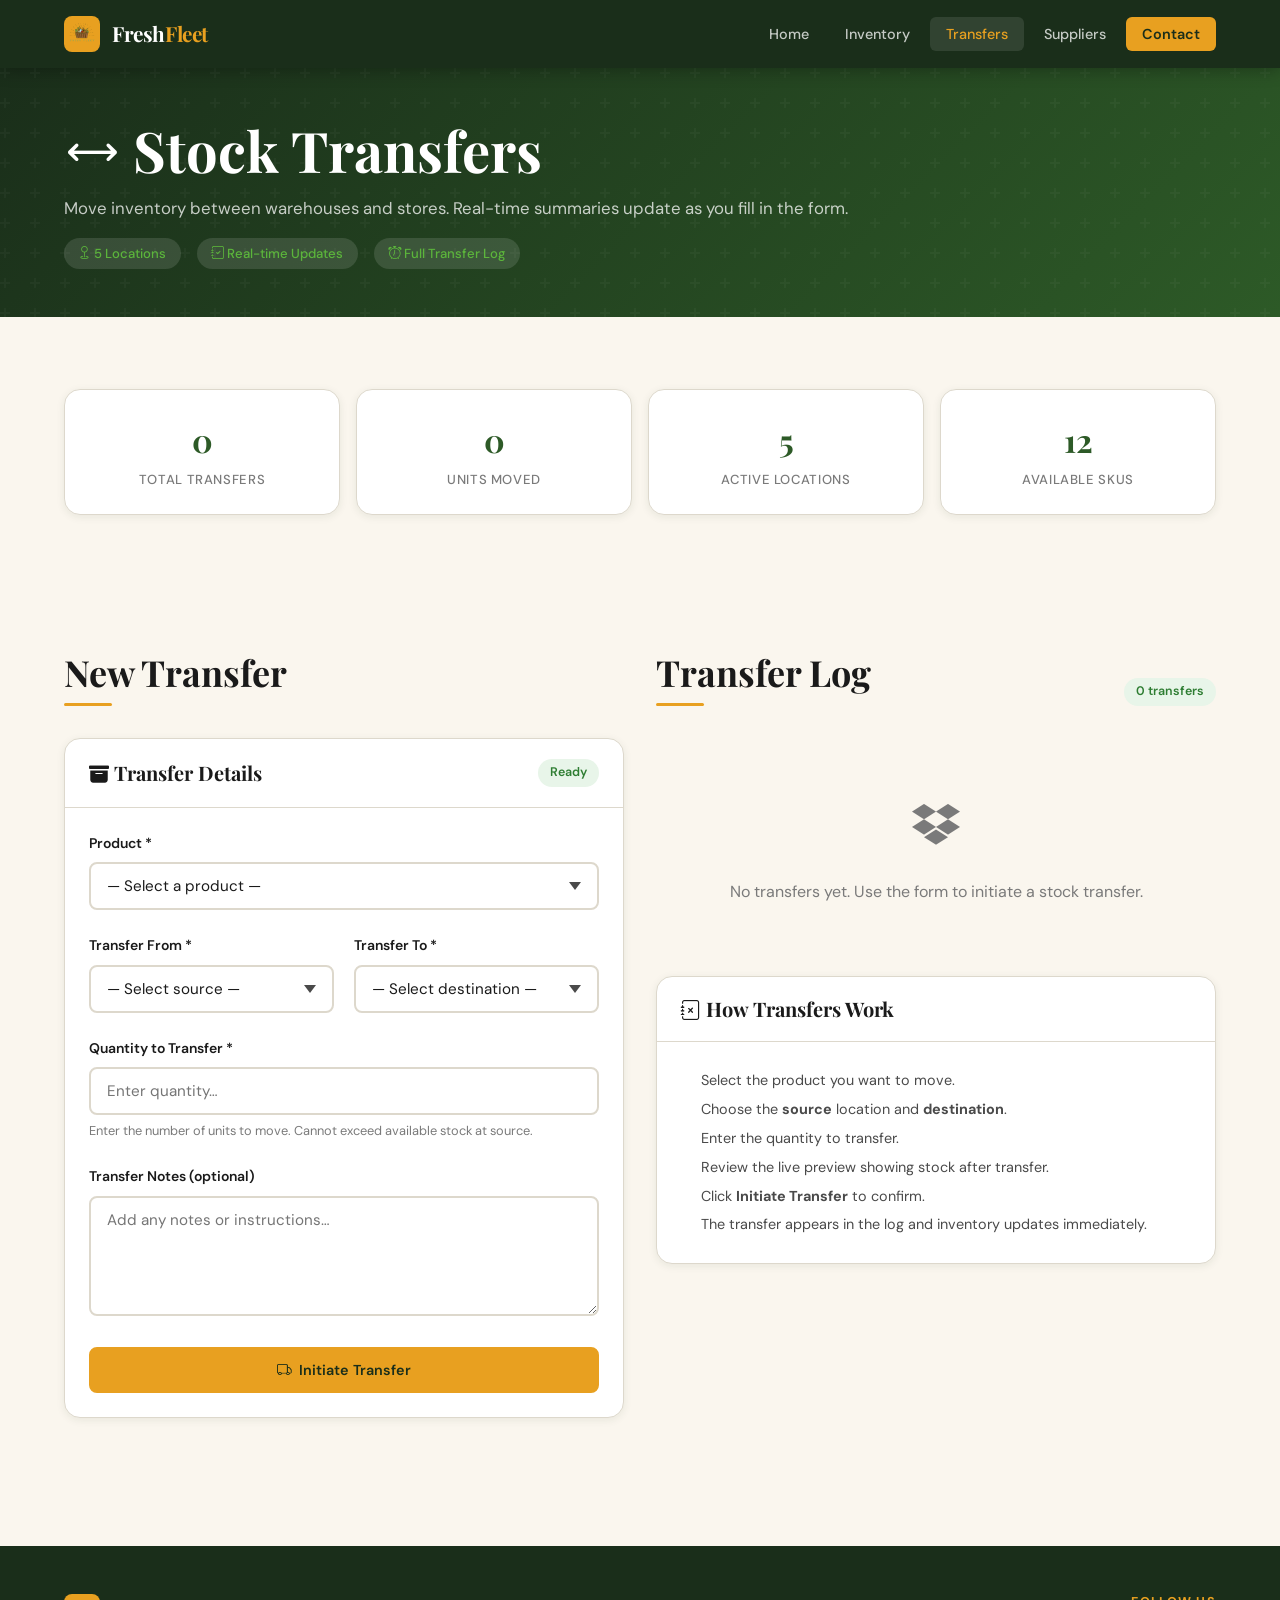
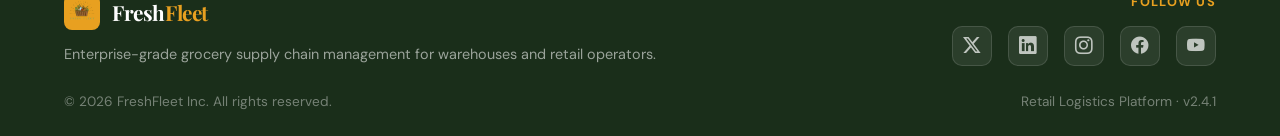
<file: transfers.html>
<!DOCTYPE html>
<html lang="en">
<head>
  <meta charset="UTF-8">
  <meta name="viewport" content="width=device-width, initial-scale=1.0">
  <title>Stock Transfers | FreshFleet</title>
  <link rel="stylesheet" href="style.css">
  <link rel="stylesheet" href="https://cdn.jsdelivr.net/npm/bootstrap-icons@1.11.3/font/bootstrap-icons.min.css">
  <link rel="icon" href="./favicon.png?v=2">
</head>
<body>

<!-- ── Navigation ── -->
<header>
  <nav>
    <div class="nav-brand">
      <div class="nav-logo"><img src="./favicon.png" alt="logo"></div>
      <span class="nav-brand-text">Fresh<span>Fleet</span></span>
    </div>
    <ul class="nav-links">
      <li><a href="index.html">Home</a></li>
      <li><a href="inventory.html">Inventory</a></li>
      <li><a href="transfers.html" class="active">Transfers</a></li>
      <li><a href="suppliers.html">Suppliers</a></li>
      <li><a href="contact.html" class="nav-cta">Contact</a></li>
    </ul>
    <button class="hamburger" aria-label="Toggle menu">
      <span></span><span></span><span></span>
    </button>
  </nav>
</header>

<!-- ── Page Hero ── -->
<div class="page-hero">
  <div class="container">
    <h1 class="fade-in"><i class="bi bi-arrows"></i> Stock Transfers</h1>
    <p class="fade-in fade-in-1">Move inventory between warehouses and stores. Real-time summaries update as you fill in the form.</p>
    <div class="page-hero-meta fade-in fade-in-2">
      <span><i class="bi bi-geo"></i> 5 Locations</span>
      <span><i class="bi bi-journal-check"></i> Real-time Updates</span>
      <span><i class="bi bi-alarm"></i> Full Transfer Log</span>
    </div>
  </div>
</div>

<!-- ── Transfer Stats ── -->
<section class="section-sm">
  <div class="container">
    <div class="stats-bar">
      <div class="stat-item fade-in fade-in-1">
        <span class="stat-value" id="stat-transfers">0</span>
        <div class="stat-label">Total Transfers</div>
      </div>
      <div class="stat-item fade-in fade-in-2">
        <span class="stat-value" id="stat-moved">0</span>
        <div class="stat-label">Units Moved</div>
      </div>
      <div class="stat-item fade-in fade-in-3">
        <span class="stat-value">5</span>
        <div class="stat-label">Active Locations</div>
      </div>
      <div class="stat-item fade-in fade-in-4">
        <span class="stat-value">12</span>
        <div class="stat-label">Available SKUs</div>
      </div>
    </div>
  </div>
</section>

<!-- ── Main Layout ── -->
<section class="section">
  <div class="container">
    <div class="transfers-layout">

      <!-- Transfer Form -->
      <div>
        <div class="section-header">
          <h2 class="section-title">New Transfer</h2>
        </div>
        <div class="transfer-form-card">
          <div class="card-header">
            <h3><i class="bi bi-archive-fill"></i> Transfer Details</h3>
            <span class="badge badge-ok">Ready</span>
          </div>
          <div class="card-body">
            <form id="transfer-form" novalidate>

              <div class="form-group">
                <label for="tf-product">Product *</label>
                <select id="tf-product" required aria-label="Select product to transfer">
                  <option value="">— Select a product —</option>
                </select>
              </div>

              <div class="form-row">
                <div class="form-group">
                  <label for="tf-from">Transfer From *</label>
                  <select id="tf-from" required aria-label="Source location">
                    <option value="">— Select source —</option>
                  </select>
                </div>
                <div class="form-group">
                  <label for="tf-to">Transfer To *</label>
                  <select id="tf-to" required aria-label="Destination location">
                    <option value="">— Select destination —</option>
                  </select>
                </div>
              </div>

              <div class="form-group">
                <label for="tf-qty">Quantity to Transfer *</label>
                <input type="number" id="tf-qty" min="1" placeholder="Enter quantity…" required aria-label="Quantity to transfer">
                <div class="form-hint">Enter the number of units to move. Cannot exceed available stock at source.</div>
              </div>

              <div class="form-group">
                <label for="tf-notes">Transfer Notes (optional)</label>
                <textarea id="tf-notes" rows="3" placeholder="Add any notes or instructions…" aria-label="Transfer notes"></textarea>
              </div>

              <!-- Live Preview -->
              <div id="transfer-preview"></div>

              <button type="submit" class="btn btn-primary" style="width:100%;justify-content:center">
                <i class="bi bi-truck"></i> Initiate Transfer
              </button>

            </form>
          </div>
        </div>
      </div>

      <!-- Transfer Log -->
      <div>
        <div class="section-header">
          <h2 class="section-title">Transfer Log</h2>
          <span class="badge badge-ok" id="log-count-badge">0 transfers</span>
        </div>

        <div id="transfer-log">
          <div class="summary-empty">
            <div class="icon"><i class="bi bi-archive-fill"></i></div>
            <p>No transfers yet. Use the form to initiate a stock transfer.</p>
          </div>
        </div>

        <!-- Instructions card -->
        <div class="card" style="margin-top:1.5rem">
          <div class="card-header">
            <h3><i class="bi bi-journal-x"></i> How Transfers Work</h3>
          </div>
          <div class="card-body">
            <ol style="padding-left:1.25rem;color:var(--text-mid);font-size:.9rem;line-height:2">
              <li>Select the product you want to move.</li>
              <li>Choose the <strong>source</strong> location and <strong>destination</strong>.</li>
              <li>Enter the quantity to transfer.</li>
              <li>Review the live preview showing stock after transfer.</li>
              <li>Click <strong>Initiate Transfer</strong> to confirm.</li>
              <li>The transfer appears in the log and inventory updates immediately.</li>
            </ol>
          </div>
        </div>
      </div>

    </div>
  </div>
</section>

<!-- ── Footer ── -->
<footer>
  <div class="container">
    <div class="footer-grid">
      <div class="footer-brand">
        <div class="nav-brand">
          <div class="nav-logo"><img src="./favicon.png" alt="logo"></div>
          <span class="nav-brand-text">Fresh<span>Fleet</span></span>
        </div>
        <p>Enterprise-grade grocery supply chain management for warehouses and retail operators.</p>
      </div>
      <div class="footer-social">
          <h4>Follow Us</h4>
          <div class="social-links">
            <a href="#" aria-label="Twitter"><i class="bi bi-twitter-x"></i></a>
            <a href="#" aria-label="LinkedIn"><i class="bi bi-linkedin"></i></a>
            <a href="#" aria-label="Instagram"><i class="bi bi-instagram"></i></a>
            <a href="#" aria-label="Facebook"><i class="bi bi-facebook"></i></a>
            <a href="#" aria-label="YouTube"><i class="bi bi-youtube"></i></a>
          </div>
        </div>
    </div>
    <div class="footer-bottom">
      <span>© 2026 FreshFleet Inc. All rights reserved.</span>
      <span>Retail Logistics Platform · v2.4.1</span>
    </div>
  </div>
</footer>


<script src="script.js"></script>
</body>
</html>
</file>
<file: style.css>
/* ============================================================
   FreshFleet - Grocery Supply Chain
============================================================  */

@import url('https://fonts.googleapis.com/css2?family=Playfair+Display:wght@600;700;900&family=DM+Sans:wght@300;400;500;600&family=DM+Mono:wght@400;500&display=swap');

/* ── CSS Variables ── */
:root {
  --green-dark:  #1a2e1a;
  --green-mid:   #2d5a27;
  --green-light: #4a8c3f;
  --green-pale:  #d4e8cf;
  --amber:       #e8a020;
  --amber-light: #f5c460;
  --cream:       #faf6ee;
  --cream-dark:  #f0e8d8;
  --red-alert:   #c0392b;
  --red-soft:    #fdecea;
  --yellow-warn: #f39c12;
  --yellow-soft: #fef9e7;
  --text-dark:   #1a1a1a;
  --text-mid:    #4a4a4a;
  --text-light:  #7a7a7a;
  --white:       #ffffff;
  --border:      #ddd8cc;
  --shadow-sm:   0 2px 8px rgba(26,46,26,.08);
  --shadow-md:   0 6px 24px rgba(26,46,26,.12);
  --shadow-lg:   0 16px 48px rgba(26,46,26,.16);
  --radius:      8px;
  --radius-lg:   16px;
  --transition:  .25s cubic-bezier(.4,0,.2,1);
}

/* ── Reset & Base ── */
*, *::before, *::after { box-sizing: border-box; margin: 0; padding: 0; }

html { scroll-behavior: smooth; font-size: 16px; }

body {
  font-family: 'DM Sans', sans-serif;
  background: var(--cream);
  color: var(--text-dark);
  line-height: 1.6;
  min-height: 100vh;
}

img { max-width: 100%; display: block; }
a { color: inherit; text-decoration: none; }
ul, ol { list-style: none; }

/* ── Typography ── */
h1, h2, h3, h4 {
  font-family: 'Playfair Display', serif;
  line-height: 1.2;
}
h1 { font-size: clamp(2rem, 5vw, 3.5rem); }
h2 { font-size: clamp(1.5rem, 3vw, 2.25rem); }
h3 { font-size: 1.25rem; }

.mono { font-family: 'DM Mono', monospace; }

/* ── Fade-in Animation ── */
@keyframes fadeInUp {
  from { opacity: 0; transform: translateY(24px); }
  to   { opacity: 1; transform: translateY(0); }
}
@keyframes fadeIn {
  from { opacity: 0; }
  to   { opacity: 1; }
}
@keyframes pulse-alert {
  0%, 100% { opacity: 1; }
  50%       { opacity: .6; }
}

.fade-in { animation: fadeInUp .6s ease both; }
.fade-in-1 { animation-delay: .1s; }
.fade-in-2 { animation-delay: .2s; }
.fade-in-3 { animation-delay: .3s; }
.fade-in-4 { animation-delay: .4s; }
.fade-in-5 { animation-delay: .5s; }

/* ── Layout Utilities ── */
.container { max-width: 1200px; margin: 0 auto; padding: 0 1.5rem; }
.section    { padding: 4rem 0; }
.section-sm { padding: 2.5rem 0; }

/* ── Buttons ── */
.btn {
  display: inline-flex;
  align-items: center;
  gap: .5rem;
  padding: .75rem 1.75rem;
  border-radius: var(--radius);
  font-family: 'DM Sans', sans-serif;
  font-weight: 600;
  font-size: .9rem;
  cursor: pointer;
  border: 2px solid transparent;
  transition: all var(--transition);
  text-decoration: none;
  white-space: nowrap;
}
.btn-primary {
  background: var(--amber);
  color: var(--green-dark);
  border-color: var(--amber);
}
.btn-primary:hover {
  background: var(--amber-light);
  border-color: var(--amber-light);
  transform: translateY(-2px);
  box-shadow: var(--shadow-md);
}
.btn-secondary {
  background: transparent;
  color: var(--white);
  border-color: rgba(255,255,255,.5);
}
.btn-secondary:hover {
  background: rgba(255,255,255,.1);
  border-color: var(--white);
  transform: translateY(-2px);
}
.btn-outline {
  background: transparent;
  color: var(--green-mid);
  border-color: var(--green-mid);
}
.btn-outline:hover {
  background: var(--green-mid);
  color: var(--white);
  transform: translateY(-2px);
}

/* ── Navigation ── */
header {
  background: var(--green-dark);
  position: sticky;
  top: 0;
  z-index: 1000;
  box-shadow: 0 2px 16px rgba(0,0,0,.3);
}
nav {
  display: flex;
  align-items: center;
  justify-content: space-between;
  padding: 1rem 1.5rem;
  max-width: 1200px;
  margin: 0 auto;
  position: relative;
}
.nav-brand {
  display: flex;
  align-items: center;
  gap: .75rem;
}
.nav-logo {
  width: 36px;
  height: 36px;
  background: var(--amber);
  border-radius: 8px;
  display: flex;
  align-items: center;
  justify-content: center;
  font-size: 1.2rem;
}
.nav-brand-text {
  font-family: 'Playfair Display', serif;
  font-size: 1.3rem;
  color: var(--white);
  font-weight: 700;
  letter-spacing: -.02em;
}
.nav-brand-text span { color: var(--amber); }
.nav-links {
  display: flex;
  align-items: center;
  gap: .25rem;
}
.nav-links a {
  padding: .5rem 1rem;
  border-radius: 6px;
  color: rgba(255,255,255,.75);
  font-size: .9rem;
  font-weight: 500;
  transition: all var(--transition);
}
.nav-links a:hover, .nav-links a.active {
  color: var(--white);
  background: rgba(255,255,255,.1);
}
.nav-links a.active { color: var(--amber); }
.nav-cta {
  background: var(--amber);
  color: var(--green-dark) !important;
  font-weight: 600 !important;
}
.nav-cta:hover { background: var(--amber-light) !important; }
.hamburger {
  display: none;
  flex-direction: column;
  gap: 5px;
  cursor: pointer;
  padding: .5rem;
  background: none;
  border: none;
}
.hamburger span {
  display: block;
  width: 24px;
  height: 2px;
  background: var(--white);
  transition: all var(--transition);
}
.hamburger.open span:nth-child(1) { transform: rotate(45deg) translate(5px, 5px); }
.hamburger.open span:nth-child(2) { opacity: 0; }
.hamburger.open span:nth-child(3) { transform: rotate(-45deg) translate(5px, -5px); }

/* ── Footer ── */
footer {
  background: var(--green-dark);
  color: rgba(255,255,255,.8);
  padding: 3rem 0 1.5rem;
  margin-top: 4rem;
}
.footer-grid {
  display: flex;
  justify-content: space-between;
  align-items: flex-start;
}
.footer-brand p { font-size: .9rem; margin-top: .75rem; opacity: .7; line-height: 1.7; }

.footer-social h4 {
  font-family: 'DM Sans', sans-serif;
  font-size: .8rem;
  text-transform: uppercase;
  letter-spacing: .1em;
  color: var(--amber);
  margin-bottom: 1rem;
  text-align: right;
}
.social-links {
  display: flex;
  gap: 1rem;
}
.social-links a {
  width: 40px;
  height: 40px;
  border-radius: 10px;
  background: rgba(255,255,255,.08);
  border: 1px solid rgba(255,255,255,.12);
  display: flex;
  align-items: center;
  justify-content: center;
  color: rgba(255,255,255,.7);
  font-size: 1.1rem;
  transition: all var(--transition);
}
.social-links a:hover {
  background: var(--amber);
  border-color: var(--amber);
  color: var(--green-dark);
  transform: translateY(-3px);
}
.footer-bottom {
  display: flex;
  justify-content: space-between;
  align-items: center;
  padding-top: 1.5rem;
  font-size: .85rem;
  opacity: .5;
  flex-wrap: wrap;
  gap: .5rem;
}

/* ── Badge / Pills ── */
.badge {
  display: inline-flex;
  align-items: center;
  gap: .35rem;
  padding: .25rem .75rem;
  border-radius: 20px;
  font-size: .78rem;
  font-weight: 600;
}
.badge-ok       { background: #e8f5e9; color: #2e7d32; }
.badge-low      { background: var(--yellow-soft); color: var(--yellow-warn); }
.badge-critical { background: var(--red-soft); color: var(--red-alert); animation: pulse-alert 1.5s ease infinite; }

/* ── Page Hero (shared) ── */
.page-hero {
  background: linear-gradient(135deg, var(--green-dark) 0%, var(--green-mid) 100%);
  padding: 3rem 0;
  position: relative;
  overflow: hidden;
}
.page-hero::before {
  content: '';
  position: absolute;
  inset: 0;
  background: url("data:image/svg+xml,%3Csvg width='60' height='60' viewBox='0 0 60 60' xmlns='http://www.w3.org/2000/svg'%3E%3Cg fill='none' fill-rule='evenodd'%3E%3Cg fill='%23ffffff' fill-opacity='0.03'%3E%3Cpath d='M36 34v-4h-2v4h-4v2h4v4h2v-4h4v-2h-4zm0-30V0h-2v4h-4v2h4v4h2V6h4V4h-4zM6 34v-4H4v4H0v2h4v4h2v-4h4v-2H6zM6 4V0H4v4H0v2h4v4h2V6h4V4H6z'/%3E%3C/g%3E%3C/g%3E%3C/svg%3E");
}
.page-hero .container { position: relative; }
.page-hero h1 { color: var(--white); }
.page-hero p  { color: rgba(255,255,255,.75); margin-top: .75rem; font-size: 1.05rem; }
.page-hero-meta {
  display: flex;
  align-items: center;
  gap: 1rem;
  margin-top: 1rem;
  flex-wrap: wrap;
}
.page-hero-meta span {
  background: rgba(255,255,255,.12);
  color: rgba(95, 192, 60, 0.9);
  padding: .3rem .9rem;
  border-radius: 20px;
  font-size: .82rem;
  font-weight: 500;
}

.page-hero-meta :hover{
  cursor: pointer;
  box-shadow: 0 2px 8px rgb(72, 113, 10);
}



/* ── Cards ── */
.card {
  background: var(--white);
  border-radius: var(--radius-lg);
  box-shadow: var(--shadow-sm);
  border: 1px solid var(--border);
  transition: box-shadow var(--transition), transform var(--transition);
}
.card:hover { box-shadow: var(--shadow-md); transform: translateY(-2px); }
.card-header {
  padding: 1.25rem 1.5rem;
  border-bottom: 1px solid var(--border);
  display: flex;
  align-items: center;
  justify-content: space-between;
}
.card-body { padding: 1.5rem; }

/* ── Stats Bar ── */
.stats-bar {
  display: grid;
  grid-template-columns: repeat(4, 1fr);
  gap: 1rem;
  margin: 2rem 0;
}
.stat-item {
  background: var(--white);
  border-radius: var(--radius-lg);
  padding: 1.5rem;
  border: 1px solid var(--border);
  text-align: center;
  box-shadow: var(--shadow-sm);
  transition: all var(--transition);
}
.stat-item:hover { box-shadow: var(--shadow-md); transform: translateY(-3px); }
.stat-value {
  font-family: 'Playfair Display', serif;
  font-size: 2rem;
  font-weight: 700;
  color: var(--green-mid);
  display: block;
}
.stat-label { font-size: .82rem; color: var(--text-light); margin-top: .25rem; font-weight: 500; text-transform: uppercase; letter-spacing: .05em; }
.stat-delta { font-size: .8rem; margin-top: .4rem; }
.stat-delta.up   { color: #2e7d32; }
.stat-delta.down { color: var(--red-alert); }

/* ── Tables ── */
.table-wrapper {
  overflow-x: auto;
  border-radius: var(--radius-lg);
  border: 1px solid var(--border);
  box-shadow: var(--shadow-sm);
}
table {
  width: 100%;
  border-collapse: collapse;
  background: var(--white);
}
thead { background: var(--green-dark); }
thead th {
  padding: 1rem 1.25rem;
  color: rgba(255,255,255,.9);
  font-size: .8rem;
  font-weight: 600;
  text-transform: uppercase;
  letter-spacing: .07em;
  text-align: left;
}
tbody tr {
  border-bottom: 1px solid var(--border);
  transition: background var(--transition);
}
tbody tr:hover { background: var(--cream); }
tbody tr:last-child { border-bottom: none; }
tbody td {
  padding: 1rem 1.25rem;
  font-size: .9rem;
  color: var(--text-dark);
}
.td-product { font-weight: 600; }
.td-sku { font-family: 'DM Mono', monospace; font-size: .8rem; color: var(--text-light); }

/* Table row states */
tbody tr.row-critical { background: var(--red-soft); }
tbody tr.row-critical:hover { background: #fad7d3; }
tbody tr.row-low      { background: var(--yellow-soft); }
tbody tr.row-low:hover { background: #fce8b2; }

/* ── Forms ── */
.form-group { margin-bottom: 1.5rem; }
label {
  display: block;
  font-size: .875rem;
  font-weight: 600;
  margin-bottom: .5rem;
  color: var(--text-dark);
}
input[type="text"],
input[type="email"],
input[type="number"],
input[type="tel"],
select,
textarea {
  width: 100%;
  padding: .75rem 1rem;
  border: 2px solid var(--border);
  border-radius: var(--radius);
  font-family: 'DM Sans', sans-serif;
  font-size: .95rem;
  background: var(--white);
  color: var(--text-dark);
  transition: border-color var(--transition), box-shadow var(--transition);
  outline: none;
}
input:focus, select:focus, textarea:focus {
  border-color: var(--green-light);
  box-shadow: 0 0 0 3px rgba(74,140,63,.15);
}
textarea { resize: vertical; min-height: 120px; }
select { cursor: pointer; appearance: none; background-image: url("data:image/svg+xml,%3Csvg xmlns='http://www.w3.org/2000/svg' width='12' height='8' viewBox='0 0 12 8'%3E%3Cpath fill='%234a4a4a' d='M6 8L0 0h12z'/%3E%3C/svg%3E"); background-repeat: no-repeat; background-position: right 1rem center; padding-right: 2.5rem; }

.form-row { display: grid; grid-template-columns: 1fr 1fr; gap: 1.25rem; }
.form-hint { font-size: .8rem; color: var(--text-light); margin-top: .35rem; }

/* ── Alerts ── */
.alert {
  padding: 1rem 1.25rem;
  border-radius: var(--radius);
  border-left: 4px solid;
  margin-bottom: 1rem;
  font-size: .9rem;
}
.alert-success { background: #e8f5e9; border-color: #2e7d32; color: #1b5e20; }
.alert-warning { background: var(--yellow-soft); border-color: var(--yellow-warn); color: #7a5000; }
.alert-danger  { background: var(--red-soft); border-color: var(--red-alert); color: #7b1e1e; }
.alert-info    { background: #e3f2fd; border-color: #1565c0; color: #0d3c6e; }

/* ── Progress Bar ── */
.progress-bar {
  height: 8px;
  background: var(--cream-dark);
  border-radius: 4px;
  overflow: hidden;
  margin-top: .35rem;
}
.progress-fill {
  height: 100%;
  border-radius: 4px;
  transition: width .5s ease;
}
.progress-fill.ok       { background: var(--green-light); }
.progress-fill.low      { background: var(--amber); }
.progress-fill.critical { background: var(--red-alert); }

/* ── Section Headers ── */
.section-header {
  display: flex;
  align-items: flex-end;
  justify-content: space-between;
  margin-bottom: 2rem;
  flex-wrap: wrap;
  gap: 1rem;
}
.section-title {
  position: relative;
  padding-bottom: .75rem;
}
.section-title::after {
  content: '';
  position: absolute;
  bottom: 0;
  left: 0;
  width: 48px;
  height: 3px;
  background: var(--amber);
  border-radius: 2px;
}

/* ── Notification Toast ── */
#toast {
  position: fixed;
  bottom: 2rem;
  right: 2rem;
  background: var(--green-dark);
  color: var(--white);
  padding: 1rem 1.5rem;
  border-radius: var(--radius);
  box-shadow: var(--shadow-lg);
  z-index: 2;
  transform: translateY(120%);
  transition: transform .35s cubic-bezier(.4,0,.2,1);
  max-width: 340px;
  border-left: 4px solid var(--amber);
  font-size: .9rem;
}
#toast.show { transform: translateY(0); }

/* ══════════════════════════════════════════
   HOME PAGE (index.html)
══════════════════════════════════════════ */

/* Hero */
.hero {
  position: relative;
  min-height: 88vh;
  display: flex;
  align-items: center;
  overflow: hidden;
  background: var(--green-dark);
  padding: 0;
  margin: 0;
  width: 100%;
}

/* Background video — full bleed, covers entire hero */
.hero-video {
  position: absolute;
  top: 0;
  left: 0;
  width: 100%;
  height: 100%;
  object-fit: cover;
  object-position: center;
  z-index: 1;
  opacity: 0.30;
}

/* Content container — sits on top of everything */
.hero-grid {
  display: grid;
  grid-template-columns: 1fr 1fr;
  gap: 4rem;
  align-items: center;
  position: relative;
  z-index: 3;
}
.hero-eyebrow {
  display: inline-flex;
  align-items: center;
  gap: .5rem;
  background: rgba(232, 159, 32, 0.425);
  border: 1px solid rgba(198, 147, 58, 0.462);
  color: var(--amber-light);
  padding: .4rem 1rem;
  border-radius: 20px;
  font-size: .82rem;
  font-weight: 600;
  letter-spacing: .04em;
  margin-bottom: 1.5rem;
}
.hero-title { color: var(--white); margin-bottom: 1.25rem; }
.hero-title span { color: var(--amber); }
.hero-desc { color: rgba(255,255,255,.7); font-size: 1.1rem; line-height: 1.7; margin-bottom: 2rem; }
.hero-btns { display: flex; gap: 1rem; flex-wrap: wrap; }
.hero-visual {
  position: relative;
}
.hero-card {
  background: rgba(255,255,255,.07);
  backdrop-filter: blur(16px);
  border: 1px solid rgba(226, 226, 5, 0.601);
  border-radius: var(--radius-lg);
  padding: 1.5rem;
  margin-bottom: 1rem;
  color: var(--white);
}
.hero-card-label { font-size: .75rem; text-transform: uppercase; letter-spacing: .08em; color: rgb(255, 255, 255); margin-bottom: .5rem; }
.hero-card-value { font-family: 'Playfair Display', serif; font-size: 1.8rem; font-weight: 700; color: var(--amber-light); }
.hero-card-sub   { font-size: .85rem; color: rgba(255, 255, 255, 0.984); margin-top: .25rem; }
.hero-card-grid  { display: grid; grid-template-columns: 1fr 1fr; gap: .75rem; }
.hero-mini-card  { background: rgba(255,255,255,.05); border-radius: var(--radius); padding: .875rem; border: 1px solid rgba(226, 226, 5, 0.601); }
.hero-mini-card .val { font-size: 1.2rem; font-weight: 700; }
.hero-mini-card .lbl { font-size: .75rem; color:rgba(255, 255, 255, 0.984);}

/* Features grid */
.features-grid {
  display: grid;
  grid-template-columns: repeat(3, 1fr);
  gap: 1.5rem;
}
.feature-card {
  background: var(--white);
  border-radius: var(--radius-lg);
  padding: 2rem;
  border: 1px solid var(--border);
  box-shadow: var(--shadow-sm);
  transition: all var(--transition);
}
.feature-card:hover { box-shadow: var(--shadow-md); transform: translateY(-4px); }
.feature-icon {
  width: 52px;
  height: 52px;
  border-radius: 12px;
  display: flex;
  align-items: center;
  justify-content: center;
  font-size: 1.4rem;
  margin-bottom: 1.25rem;
}
.feature-icon.green  { background: var(--green-pale); }
.feature-icon.amber  { background: #fef3da; }
.feature-icon.red    { background: var(--red-soft); }
.feature-card h3     { margin-bottom: .6rem; }
.feature-card p      { font-size: .9rem; color: var(--text-mid); line-height: 1.7; }

/* Low-stock ticker */
.ticker-bar {
  background: var(--green-dark);
  padding: .6rem 0;
  overflow: hidden;
}
.ticker-inner {
  display: flex;
  gap: 3rem;
  animation: ticker-scroll 20s linear infinite;
  white-space: nowrap;
}
@keyframes ticker-scroll {
  0%   { transform: translateX(0); }
  100% { transform: translateX(-50%); }
}
.ticker-item { color: rgba(255,255,255,.8); font-size: .85rem; display: flex; align-items: center; gap: .5rem; }
.ticker-item .dot { width: 6px; height: 6px; border-radius: 50%; background: var(--amber); }
.ticker-item.warn .dot { background: var(--red-alert); }

/* ══════════════════════════════════════════
   ALERTS PANEL
══════════════════════════════════════════ */

.alerts-panel-wrapper {
  border-radius: var(--radius-lg);
  overflow: hidden;
  border: 1px solid var(--border);
  box-shadow: var(--shadow-sm);
  animation: fadeInUp .5s ease both;
}

.alerts-panel-header {
  display: flex;
  align-items: center;
  justify-content: space-between;
  padding: 1rem 1.5rem;
  background: var(--green-dark);
  color: var(--white);
  flex-wrap: wrap;
  gap: .75rem;
}

.alerts-panel-header-left {
  display: flex;
  align-items: center;
  gap: .75rem;
}

.alerts-panel-title {
  font-family: 'Playfair Display', serif;
  font-size: 1.05rem;
  font-weight: 700;
}

.alerts-panel-subtitle {
  font-size: .8rem;
  color: rgba(255,255,255,.6);
  margin-top: .1rem;
}

.alerts-panel-counts {
  display: flex;
  gap: .6rem;
}

.alerts-toggle-btn {
  background: rgba(255,255,255,.12);
  border: 1px solid rgba(255,255,255,.2);
  color: var(--white);
  padding: .35rem .9rem;
  border-radius: 6px;
  font-size: .8rem;
  font-weight: 600;
  cursor: pointer;
  font-family: 'DM Sans', sans-serif;
  transition: background var(--transition);
}
.alerts-toggle-btn:hover { background: rgba(255,255,255,.2); }

.alerts-panel-body {
  background: var(--white);
}

/* Two-column grid: critical | low */
.alerts-columns {
  display: grid;
  grid-template-columns: 1fr 1fr;
}

.alerts-column {
  padding: 1.25rem 1.5rem;
}

.alerts-column:first-child {
  border-right: 1px solid var(--border);
}

.alerts-column-heading {
  display: flex;
  align-items: center;
  gap: .5rem;
  font-size: .75rem;
  font-weight: 700;
  text-transform: uppercase;
  letter-spacing: .08em;
  margin-bottom: 1rem;
  padding-bottom: .6rem;
  border-bottom: 2px solid;
}

.alerts-column-heading.critical {
  color: var(--red-alert);
  border-color: var(--red-alert);
}

.alerts-column-heading.low {
  color: var(--yellow-warn);
  border-color: var(--yellow-warn);
}

.alert-item {
  display: flex;
  align-items: center;
  justify-content: space-between;
  padding: .65rem .9rem;
  border-radius: var(--radius);
  margin-bottom: .5rem;
  gap: .75rem;
  transition: transform var(--transition);
}
.alert-item:hover { transform: translateX(4px); }
.alert-item:last-child { margin-bottom: 0; }

.alert-item.critical {
  background: var(--red-soft);
  border-left: 3px solid var(--red-alert);
}

.alert-item.low {
  background: var(--yellow-soft);
  border-left: 3px solid var(--yellow-warn);
}

.alert-item-info { flex: 1; min-width: 0; }

.alert-item-name {
  font-weight: 600;
  font-size: .88rem;
  color: var(--text-dark);
  white-space: nowrap;
  overflow: hidden;
  text-overflow: ellipsis;
}

.alert-item-meta {
  font-size: .75rem;
  color: var(--text-light);
  margin-top: .15rem;
  font-family: 'DM Mono', monospace;
}

.alert-item-qty {
  text-align: right;
  flex-shrink: 0;
}

.alert-item-qty strong {
  display: block;
  font-size: .95rem;
  font-weight: 700;
}

.alert-item-qty.critical strong { color: var(--red-alert); }
.alert-item-qty.low strong      { color: var(--yellow-warn); }

.alert-item-qty span {
  font-size: .7rem;
  color: var(--text-light);
}

.alerts-empty-col {
  padding: 1.5rem;
  text-align: center;
  color: var(--text-light);
  font-size: .85rem;
}
.alerts-empty-col .icon { font-size: 1.6rem; margin-bottom: .4rem; }

.alerts-panel-footer {
  padding: .75rem 1.5rem;
  background: var(--cream);
  border-top: 1px solid var(--border);
  display: flex;
  align-items: center;
  justify-content: space-between;
  font-size: .8rem;
  color: var(--text-light);
  flex-wrap: wrap;
  gap: .5rem;
}

.alerts-panel-footer a {
  color: var(--green-mid);
  font-weight: 600;
  text-decoration: underline;
  text-underline-offset: 2px;
}

.alerts-no-issues {
  display: flex;
  align-items: center;
  gap: 1rem;
  padding: 1.25rem 1.5rem;
  background: #e8f5e9;
  color: #1b5e20;
  font-weight: 500;
  font-size: .9rem;
}

.alerts-no-issues .icon { font-size: 1.5rem; }

/* ══════════════════════════════════════════
   INVENTORY PAGE
══════════════════════════════════════════ */

.inventory-controls {
  display: flex;
  gap: 1rem;
  margin-bottom: 1.5rem;
  flex-wrap: wrap;
  align-items: center;
}
.search-box {
  position: relative;
  flex: 1;
  min-width: 200px;
}
.search-box input {
  padding-left: 2.75rem;
  background: var(--white);
}
.search-box::before {
  content: '🔍';
  position: absolute;
  left: .9rem;
  top: 50%;
  transform: translateY(-50%);
  font-size: .9rem;
  pointer-events: none;
}
.filter-group { display: flex; gap: .5rem; flex-wrap: wrap; }
.filter-btn {
  padding: .5rem 1rem;
  border-radius: 20px;
  border: 2px solid var(--border);
  background: var(--white);
  font-size: .82rem;
  font-weight: 600;
  cursor: pointer;
  transition: all var(--transition);
  color: var(--text-mid);
}
.filter-btn.active, .filter-btn:hover {
  border-color: var(--green-mid);
  background: var(--green-mid);
  color: var(--white);
}

.qty-display { font-family: 'DM Mono', monospace; font-weight: 600; }
.qty-input {
  width: 80px;
  text-align: center;
  padding: .35rem .5rem;
  font-size: .85rem;
}
.qty-input::-webkit-inner-spin-button { opacity: 1; }

/* Stock bar in table */
.stock-bar { width: 80px; }

/* ══════════════════════════════════════════
   TRANSFERS PAGE
══════════════════════════════════════════ */

.transfers-layout {
  display: grid;
  grid-template-columns: 1fr 1fr;
  gap: 2rem;
}
.transfer-form-card {
  background: var(--white);
  border-radius: var(--radius-lg);
  border: 1px solid var(--border);
  box-shadow: var(--shadow-sm);
}

.summary-empty {
  text-align: center;
  padding: 3rem;
  color: var(--text-light);
}
.summary-empty .icon { font-size: 3rem; margin-bottom: 1rem; }

.transfer-log-item {
  background: var(--white);
  border: 1px solid var(--border);
  border-radius: var(--radius);
  padding: 1rem 1.25rem;
  margin-bottom: .75rem;
  display: flex;
  justify-content: space-between;
  align-items: center;
  animation: fadeInUp .4s ease both;
  transition: all var(--transition);
}
.transfer-log-item:hover { box-shadow: var(--shadow-sm); }
.transfer-info strong { display: block; font-size: .9rem; margin-bottom: .2rem; }
.transfer-info span   { font-size: .8rem; color: var(--text-light); }
.transfer-qty {
  font-family: 'Playfair Display', serif;
  font-size: 1.4rem;
  font-weight: 700;
  color: var(--green-mid);
}
.transfer-arrow {
  background: var(--green-pale);
  color: var(--green-mid);
  padding: .2rem .6rem;
  border-radius: 4px;
  font-size: .75rem;
  font-weight: 600;
  margin: 0 .4rem;
}

/* ══════════════════════════════════════════
   SUPPLIERS PAGE
══════════════════════════════════════════ */

.suppliers-grid {
  display: grid;
  grid-template-columns: repeat(2, 1fr);
  gap: 1.5rem;
}
.supplier-card {
  background: var(--white);
  border-radius: var(--radius-lg);
  border: 1px solid var(--border);
  box-shadow: var(--shadow-sm);
  overflow: hidden;
  transition: all var(--transition);
}
.supplier-card:hover { box-shadow: var(--shadow-md); transform: translateY(-4px); }
.supplier-header {
  padding: 1.5rem;
  background: linear-gradient(135deg, var(--green-dark), var(--green-mid));
  color: var(--white);
  display: flex;
  align-items: center;
  gap: 1rem;
}
.supplier-avatar {
  width: 56px;
  height: 56px;
  border-radius: 12px;
  background: rgba(255,255,255,.15);
  display: flex;
  align-items: center;
  justify-content: center;
  font-size: 1.6rem;
  flex-shrink: 0;
}
.supplier-name { font-family: 'Playfair Display', serif; font-size: 1.1rem; }
.supplier-id   { font-size: .78rem; opacity: .65; font-family: 'DM Mono', monospace; }
.supplier-body { padding: 1.25rem 1.5rem; }
.supplier-info-row {
  display: flex;
  gap: .5rem;
  align-items: flex-start;
  margin-bottom: .6rem;
  font-size: .88rem;
  color: var(--text-mid);
}
.supplier-info-row .icon { flex-shrink: 0; }
.supplier-tags { display: flex; flex-wrap: wrap; gap: .4rem; margin: 1rem 0; }
.tag {
  background: var(--green-pale);
  color: var(--green-mid);
  padding: .2rem .65rem;
  border-radius: 20px;
  font-size: .75rem;
  font-weight: 600;
}
.schedule-table { width: 100%; font-size: .82rem; overflow-x: auto; display: block;  }
.schedule-table th { text-align: left; color: var(--text-light); font-weight: 600; padding: .4rem  ; border-bottom: 1px solid var(--border); }
.schedule-table td { padding: .4rem 0; border-bottom: 1px solid rgba(0,0,0,.04); }

/* ══════════════════════════════════════════
   CONTACT PAGE
══════════════════════════════════════════ */

.contact-layout {
  display: grid;
  grid-template-columns: 1fr 1.5fr;
  gap: 2.5rem;
}

.contact-detail-item {
  display: flex;
  gap: 1rem;
  padding: 1.25rem;
  background: var(--white);
  border-radius: var(--radius);
  border: 1px solid var(--border);
  margin-bottom: 1rem;
  align-items: center;
  transition: all var(--transition);
}
.contact-detail-item:hover { box-shadow: var(--shadow-sm); transform: translateX(4px); }
.contact-detail-icon {
  width: 44px;
  height: 44px;
  border-radius: 10px;
  background: var(--green-pale);
  display: flex;
  align-items: center;
  justify-content: center;
  font-size: 1.2rem;
  flex-shrink: 0;
}
.contact-detail-text strong { display: block; font-size: .9rem; margin-bottom: .2rem; }
.contact-detail-text span   { font-size: .85rem; color: var(--text-light); }

.subscription-plans {
  display: grid;
  grid-template-columns: repeat(3, 1fr);
  gap: 1rem;
  margin-top: 1.5rem;
}
.plan-card {
  border: 2px solid var(--border);
  border-radius: var(--radius-lg);
  padding: 1.5rem;
  text-align: center;
  background: var(--white);
  transition: all var(--transition);
}
.plan-card:hover, .plan-card.featured {
  border-color: var(--green-mid);
  box-shadow: var(--shadow-md);
}
.plan-card.featured { border-color: var(--amber); background: #fffbf0; }
.plan-badge {
  font-size: .7rem;
  background: var(--amber);
  color: var(--green-dark);
  padding: .2rem .6rem;
  border-radius: 20px;
  font-weight: 700;
  display: inline-block;
  margin-bottom: .75rem;
}
.plan-name  { font-family: 'Playfair Display', serif; font-size: 1.1rem; margin-bottom: .25rem; }
.plan-price { font-size: 1.8rem; font-weight: 700; color: var(--green-mid); }
.plan-price span { font-size: .85rem; font-weight: 400; color: var(--text-light); }
.plan-features { list-style: none; text-align: left; margin: 1rem 0; font-size: .82rem; }
.plan-features li { padding: .3rem 0; color: var(--text-mid); display: flex; gap: .4rem; }
.plan-features li::before { content: '✓'; color: var(--green-mid); font-weight: 700; flex-shrink: 0; }

/* ══════════════════════════════════════════
   RESPONSIVE
══════════════════════════════════════════ */

@media (max-width: 1024px) {
  .hero-grid   { grid-template-columns: 1fr; gap: 2rem; }
  .hero-visual    { display: none; }
  .features-grid  { grid-template-columns: repeat(2, 1fr); }
  .stats-bar      { grid-template-columns: repeat(2, 1fr); }
  .footer-grid    { flex-direction: column; }
  .suppliers-grid { grid-template-columns: 1fr; }
  .transfers-layout { grid-template-columns: 1fr; }
  .contact-layout   { grid-template-columns: 1fr; }
  .subscription-plans { grid-template-columns: 1fr; }
}

@media (max-width: 768px) {
  .alerts-columns { grid-template-columns: 1fr; }
  .alerts-column:first-child { border-right: none; border-bottom: 1px solid var(--border); }

  /* Nav */
  header { position: sticky; top: 0; }
  .hamburger { display: flex; }
  .nav-links {
    display: none;
    flex-direction: column;
    position: absolute;
    top: 100%;
    left: 0;
    right: 0;
    background: var(--green-dark);
    padding: .5rem 1rem 1rem;
    gap: .25rem;
    z-index: 999;
    box-shadow: 0 8px 24px rgba(0,0,0,.4);
    border-top: 1px solid rgba(255,255,255,.08);
  }
  .nav-links.open { display: flex; }
  .nav-links li { width: 100%; }
  .nav-links a { display: block; width: 100%; padding: .25rem 1rem; border-radius: 6px; text-align: left; }
  .nav-links a.nav-cta { margin-top: .25rem; text-align: center; }

  .features-grid { grid-template-columns: 1fr; }
  .form-row { grid-template-columns: 1fr; }
  .hero { min-height: auto; padding: 3rem 0; }
  .footer-grid { flex-direction: column; }
  .footer-bottom { flex-direction: column; text-align: center; }
  .page-hero { padding: 2rem 0; }
}

@media (max-width: 480px) {
  .stats-bar { grid-template-columns: 1fr 1fr; }
  .hero-card-grid { grid-template-columns: 1fr 1fr; }
  .inventory-controls { flex-direction: column; }
  .search-box { min-width: 100%; }
}
</file>
